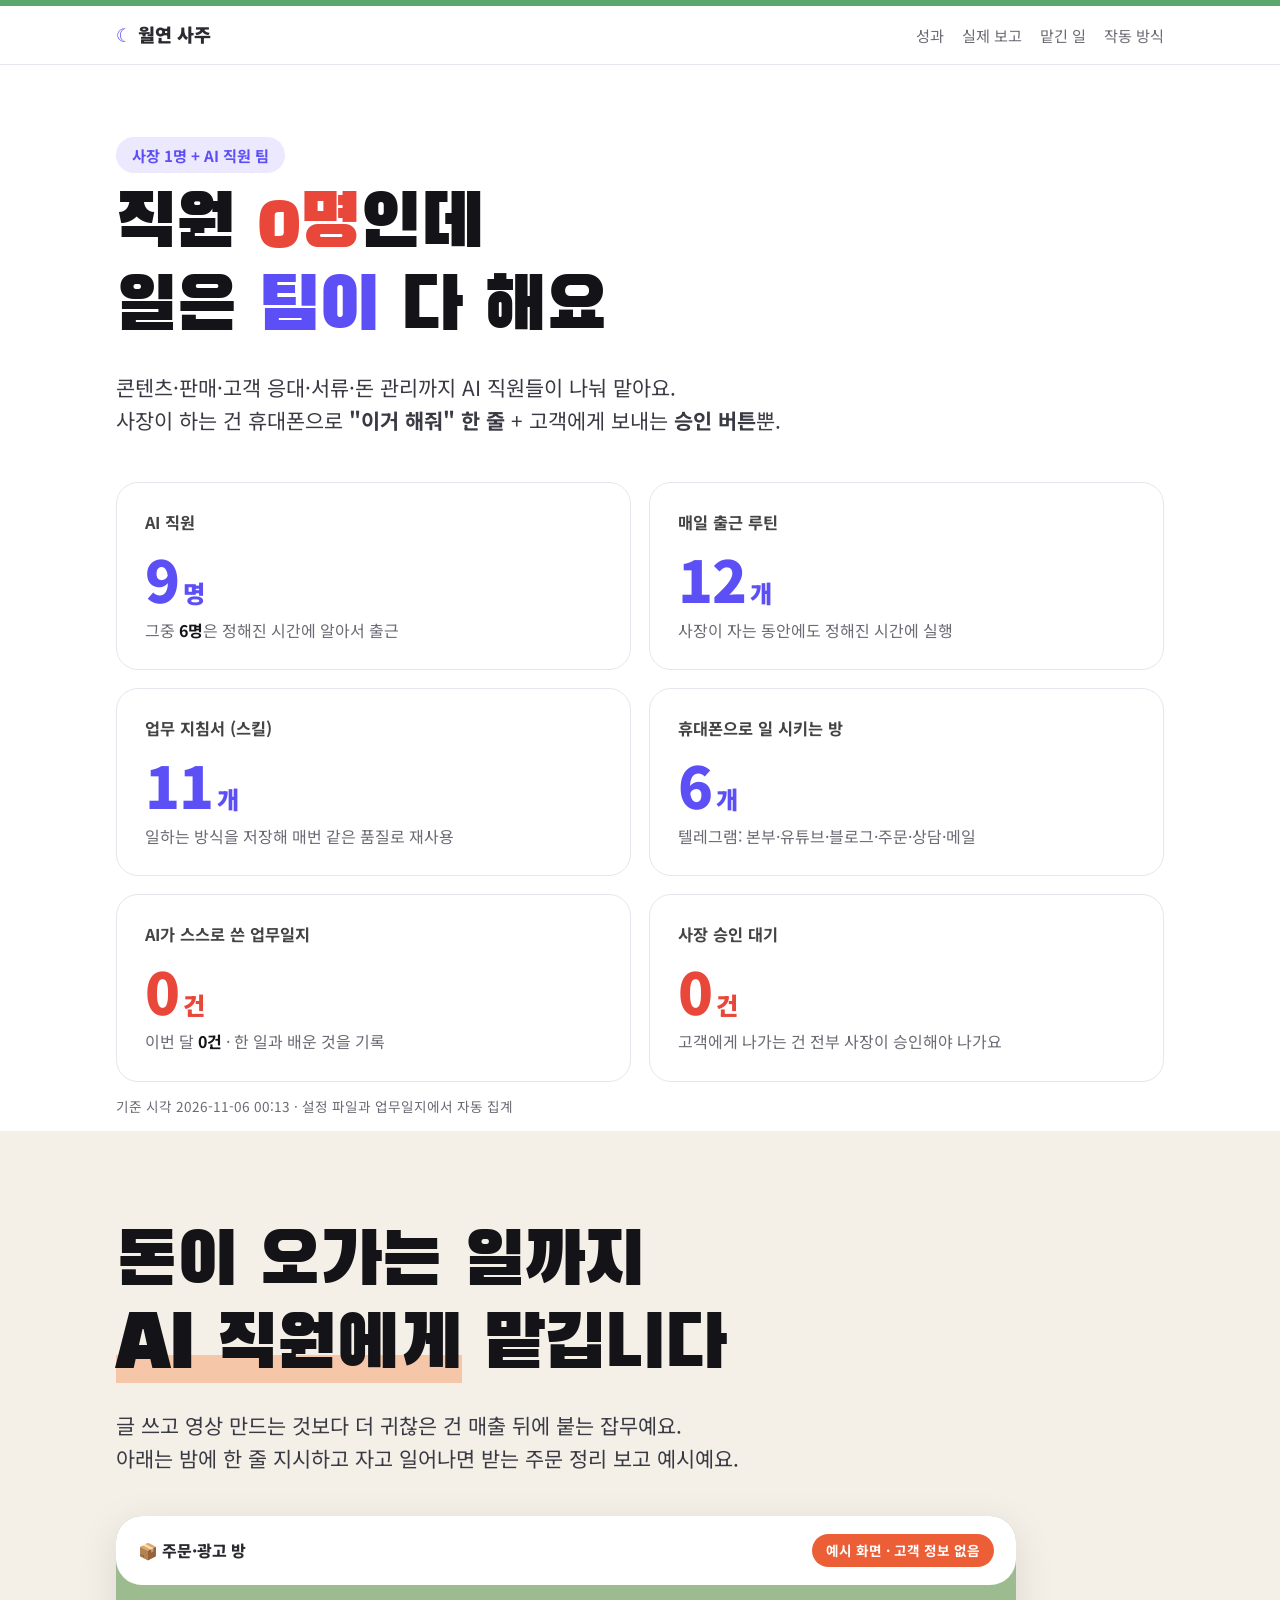
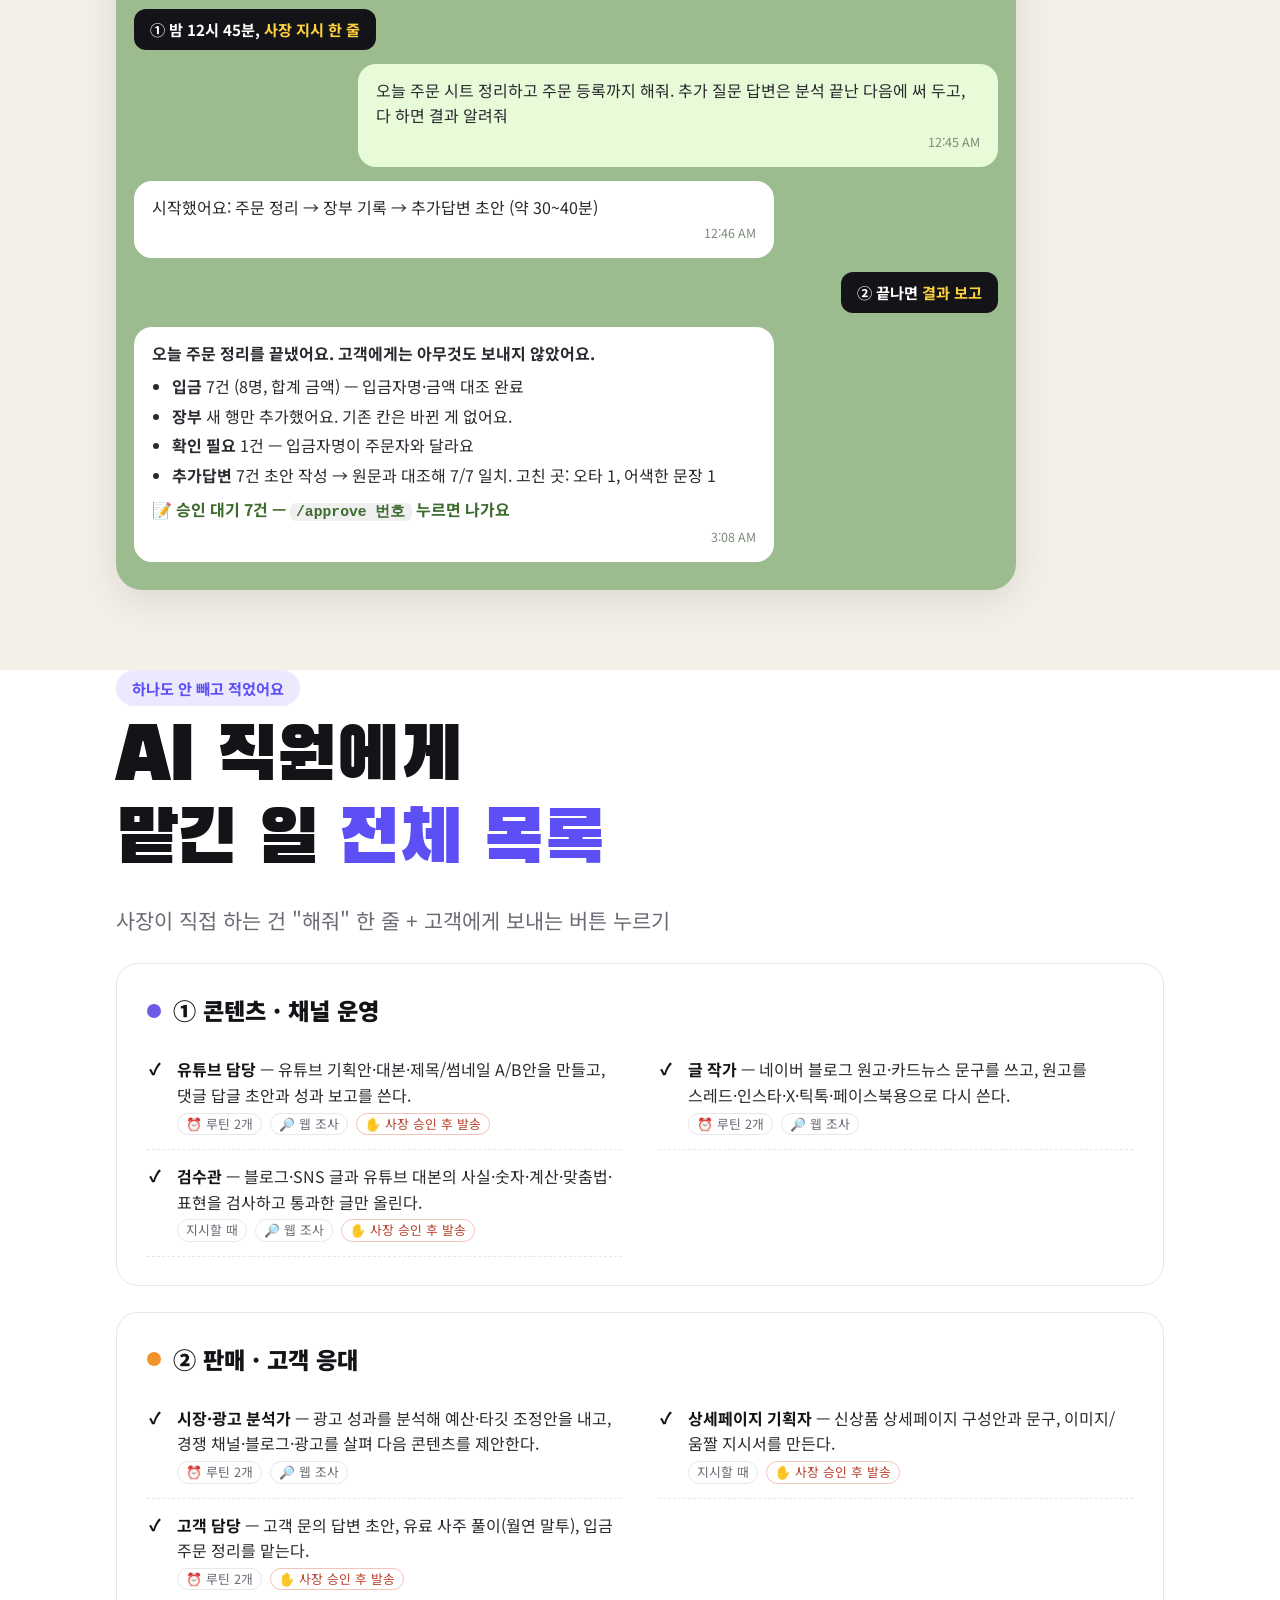
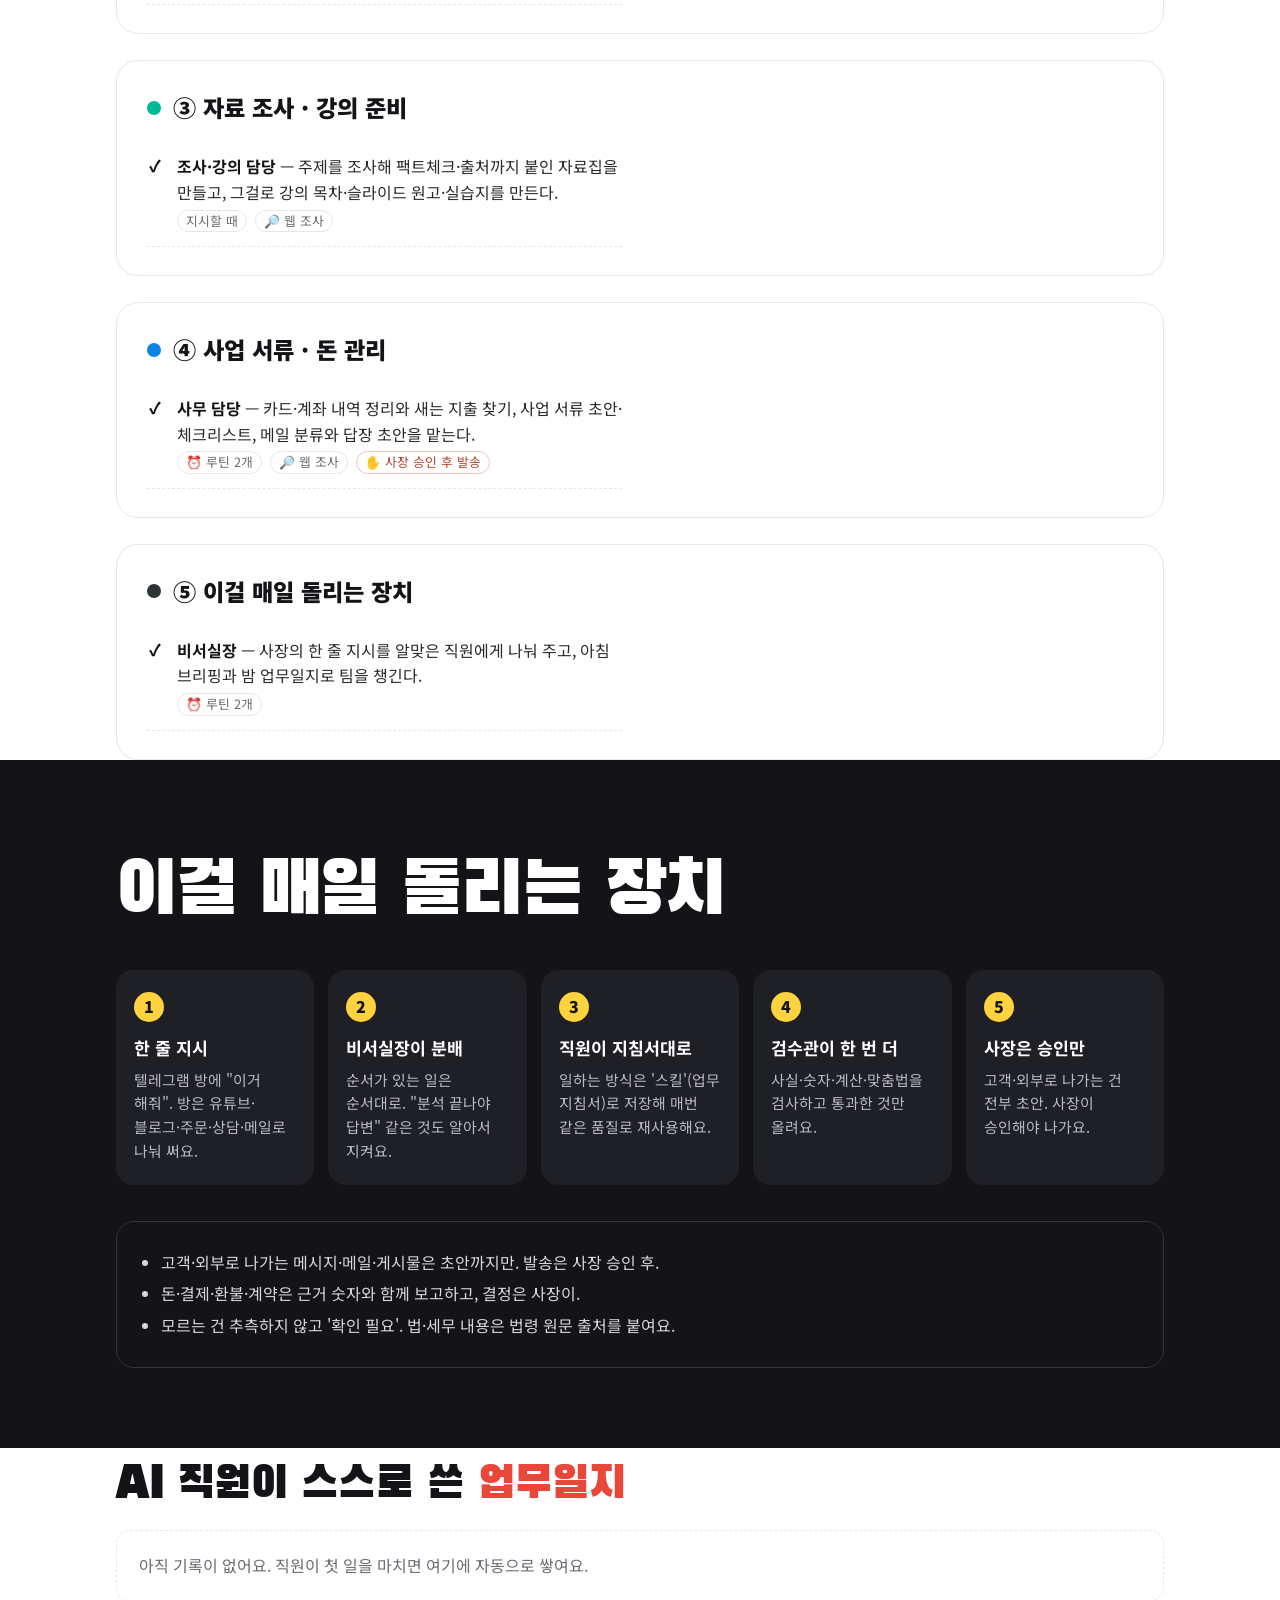
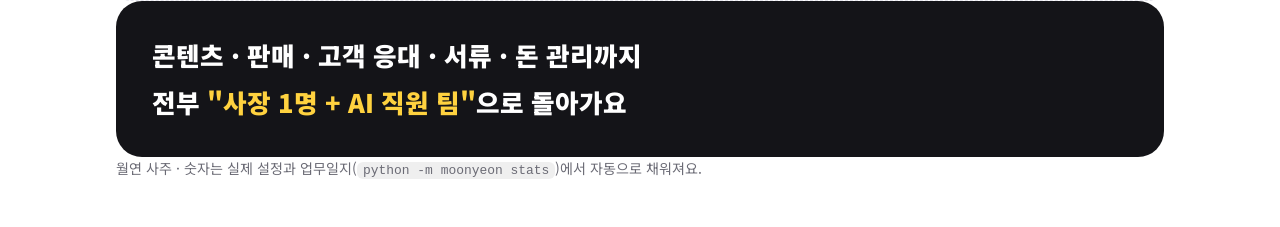
<file: dashboard/index.html>
<!doctype html>
<html lang="ko">
<head>
  <meta charset="utf-8">
  <meta name="viewport" content="width=device-width, initial-scale=1">
  <title>MoonYeon AI 직원 팀</title>
  <meta name="description" content="직원 0명, 사장 1명 + AI 직원 팀으로 돌아가는 1인 사업 운영 시스템">
  <link rel="preconnect" href="https://fonts.googleapis.com">
  <link rel="stylesheet" href="https://fonts.googleapis.com/css2?family=Black+Han+Sans&family=Noto+Sans+KR:wght@400;500;700;900&display=swap">
  <link rel="stylesheet" href="style.css">
</head>
<body>
  <header class="nav">
    <div class="wrap nav-inner">
      <a class="logo" href="#top"><span class="moon">☾</span> <span data-bind="name">MoonYeon</span></a>
      <nav>
        <a href="#numbers">성과</a>
        <a href="#report">실제 보고</a>
        <a href="#tasks">맡긴 일</a>
        <a href="#how">작동 방식</a>
      </nav>
    </div>
  </header>

  <main id="top">
    <!-- 히어로 -->
    <section class="hero wrap">
      <p class="pill">사장 1명 + AI 직원 팀</p>
      <h1 class="display">직원 <em class="red">0명</em>인데<br>일은 <em class="blue">팀이</em> 다 해요</h1>
      <p class="lead">
        콘텐츠·판매·고객 응대·서류·돈 관리까지 AI 직원들이 나눠 맡아요.<br>
        사장이 하는 건 휴대폰으로 <b>"이거 해줘" 한 줄</b> + 고객에게 보내는 <b>승인 버튼</b>뿐.
      </p>
    </section>

    <!-- 숫자 -->
    <section id="numbers" class="wrap">
      <div class="kpi-grid" id="kpis"></div>
      <p class="note" id="generated"></p>
    </section>

    <!-- 실제 보고 예시 -->
    <section id="report" class="band band-cream">
      <div class="wrap">
        <h2 class="display">돈이 오가는 일까지<br><span class="mark">AI 직원에게</span> 맡깁니다</h2>
        <p class="lead">글 쓰고 영상 만드는 것보다 더 귀찮은 건 매출 뒤에 붙는 잡무예요.<br>아래는 밤에 한 줄 지시하고 자고 일어나면 받는 주문 정리 보고 예시예요.</p>

        <div class="chat">
          <div class="chat-head">
            <span class="room">📦 주문·광고 방</span>
            <span class="badge">예시 화면 · 고객 정보 없음</span>
          </div>
          <div class="chat-body">
            <div class="tag tag-left">① 밤 12시 45분, <b>사장 지시 한 줄</b></div>
            <div class="msg me">오늘 주문 시트 정리하고 주문 등록까지 해줘. 추가 질문 답변은 분석 끝난 다음에 써 두고, 다 하면 결과 알려줘<time>12:45 AM</time></div>
            <div class="msg bot">시작했어요: 주문 정리 → 장부 기록 → 추가답변 초안 (약 30~40분)<time>12:46 AM</time></div>
            <div class="tag tag-right">② 끝나면 <b>결과 보고</b></div>
            <div class="msg bot">
              <p><b>오늘 주문 정리를 끝냈어요. 고객에게는 아무것도 보내지 않았어요.</b></p>
              <ul>
                <li><b>입금</b> 7건 (8명, 합계 금액) — 입금자명·금액 대조 완료</li>
                <li><b>장부</b> 새 행만 추가했어요. 기존 칸은 바뀐 게 없어요.</li>
                <li><b>확인 필요</b> 1건 — 입금자명이 주문자와 달라요</li>
                <li><b>추가답변</b> 7건 초안 작성 → 원문과 대조해 7/7 일치. 고친 곳: 오타 1, 어색한 문장 1</li>
              </ul>
              <p class="approve">📝 승인 대기 7건 — <code>/approve 번호</code> 누르면 나가요</p>
              <time>3:08 AM</time>
            </div>
          </div>
        </div>
      </div>
    </section>

    <!-- 맡긴 일 전체 -->
    <section id="tasks" class="wrap">
      <p class="pill">하나도 안 빼고 적었어요</p>
      <h2 class="display">AI 직원에게<br>맡긴 일 <span class="blue">전체 목록</span></h2>
      <p class="lead muted">사장이 직접 하는 건 "해줘" 한 줄 + 고객에게 보내는 버튼 누르기</p>
      <div id="departments"></div>
    </section>

    <!-- 작동 방식 -->
    <section id="how" class="band band-ink">
      <div class="wrap">
        <h2 class="display light">이걸 매일 돌리는 장치</h2>
        <ol class="steps">
          <li><span>1</span><h3>한 줄 지시</h3><p>텔레그램 방에 "이거 해줘". 방은 유튜브·블로그·주문·상담·메일로 나눠 써요.</p></li>
          <li><span>2</span><h3>비서실장이 분배</h3><p>순서가 있는 일은 순서대로. "분석 끝나야 답변" 같은 것도 알아서 지켜요.</p></li>
          <li><span>3</span><h3>직원이 지침서대로</h3><p>일하는 방식은 '스킬'(업무 지침서)로 저장해 매번 같은 품질로 재사용해요.</p></li>
          <li><span>4</span><h3>검수관이 한 번 더</h3><p>사실·숫자·계산·맞춤법을 검사하고 통과한 것만 올려요.</p></li>
          <li><span>5</span><h3>사장은 승인만</h3><p>고객·외부로 나가는 건 전부 초안. 사장이 승인해야 나가요.</p></li>
        </ol>
        <ul class="rules" id="rules"></ul>
      </div>
    </section>

    <!-- 최근 업무일지 -->
    <section id="log" class="wrap">
      <h2 class="display small">AI 직원이 스스로 쓴 <span class="red">업무일지</span></h2>
      <div id="recent" class="log"></div>
    </section>

    <section class="wrap">
      <div class="cta">
        <p>콘텐츠 · 판매 · 고객 응대 · 서류 · 돈 관리까지</p>
        <p class="big">전부 <span class="yellow">"사장 1명 + AI 직원 팀"</span>으로 돌아가요</p>
      </div>
    </section>
  </main>

  <footer class="wrap footer">
    <span data-bind="name">MoonYeon</span> · 숫자는 실제 설정과 업무일지(<code>python -m moonyeon stats</code>)에서 자동으로 채워져요.
  </footer>

  <script src="app.js"></script>
</body>
</html>
</file>
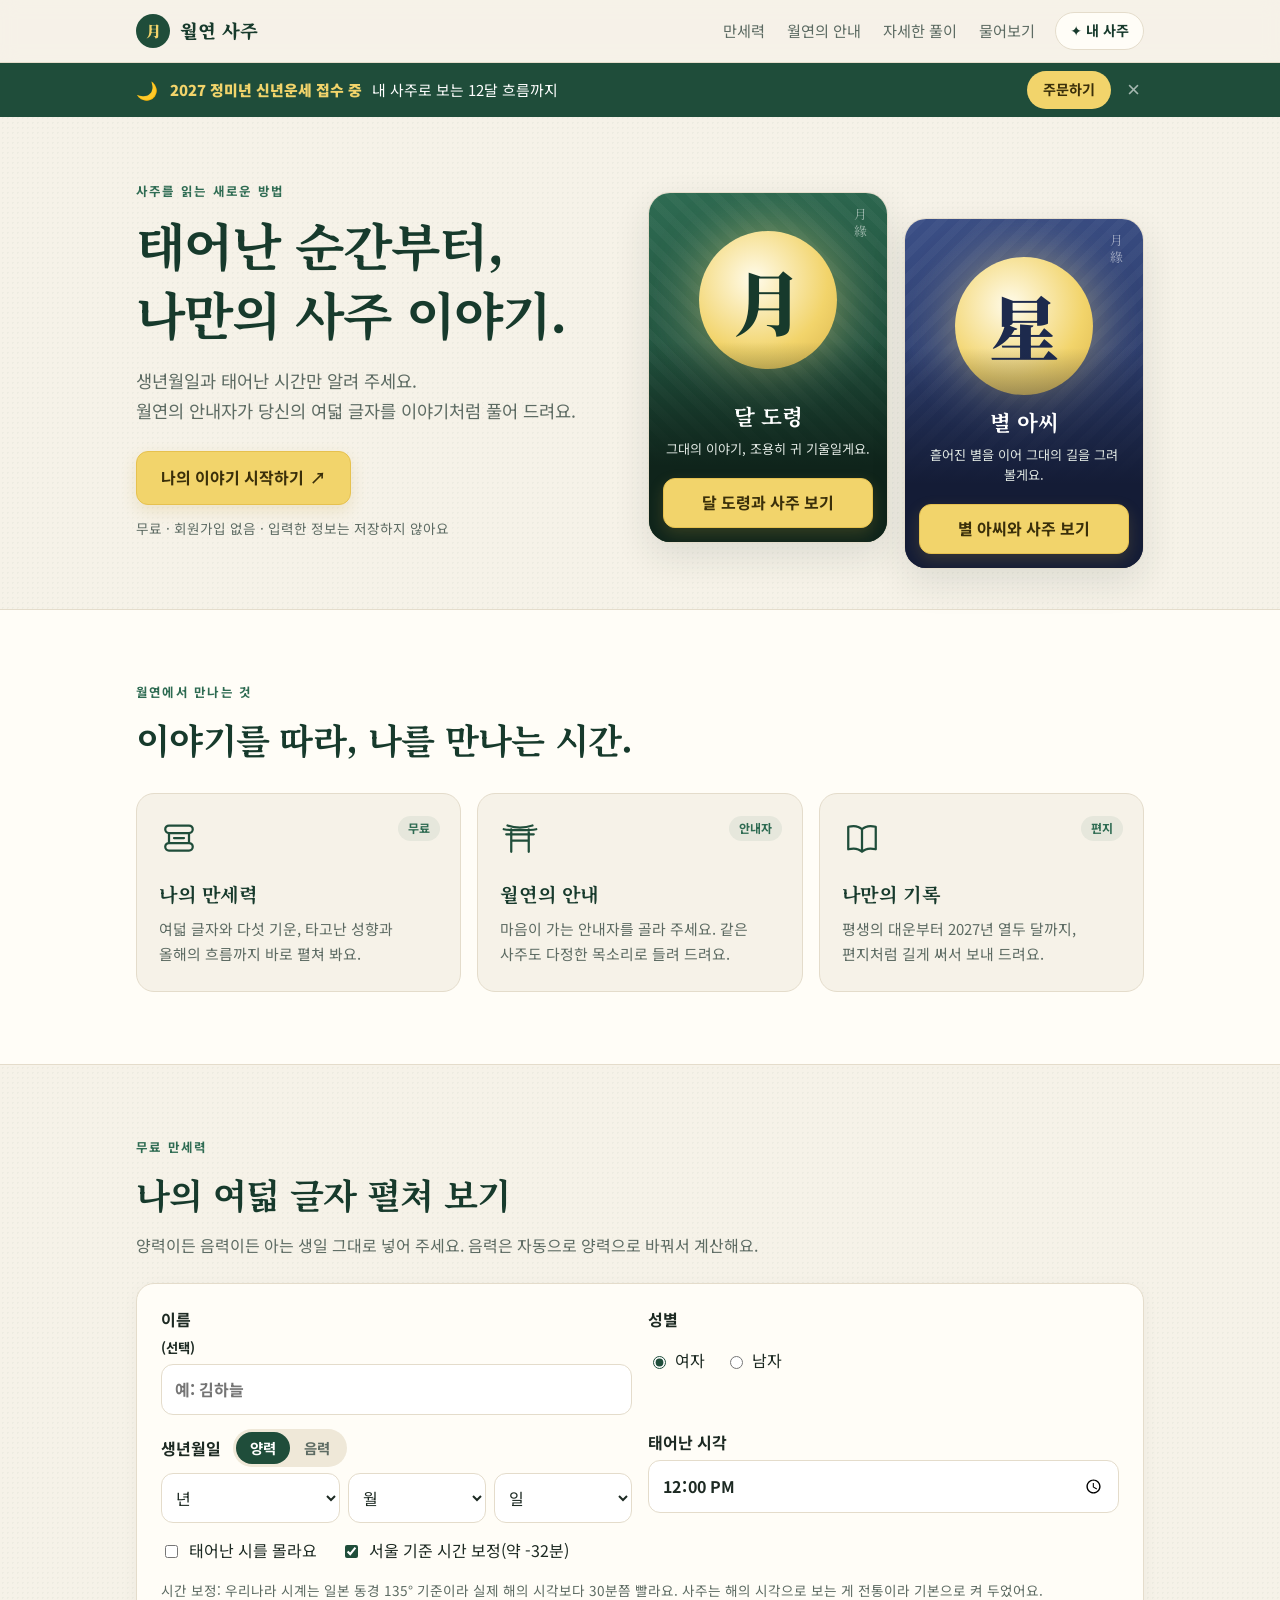
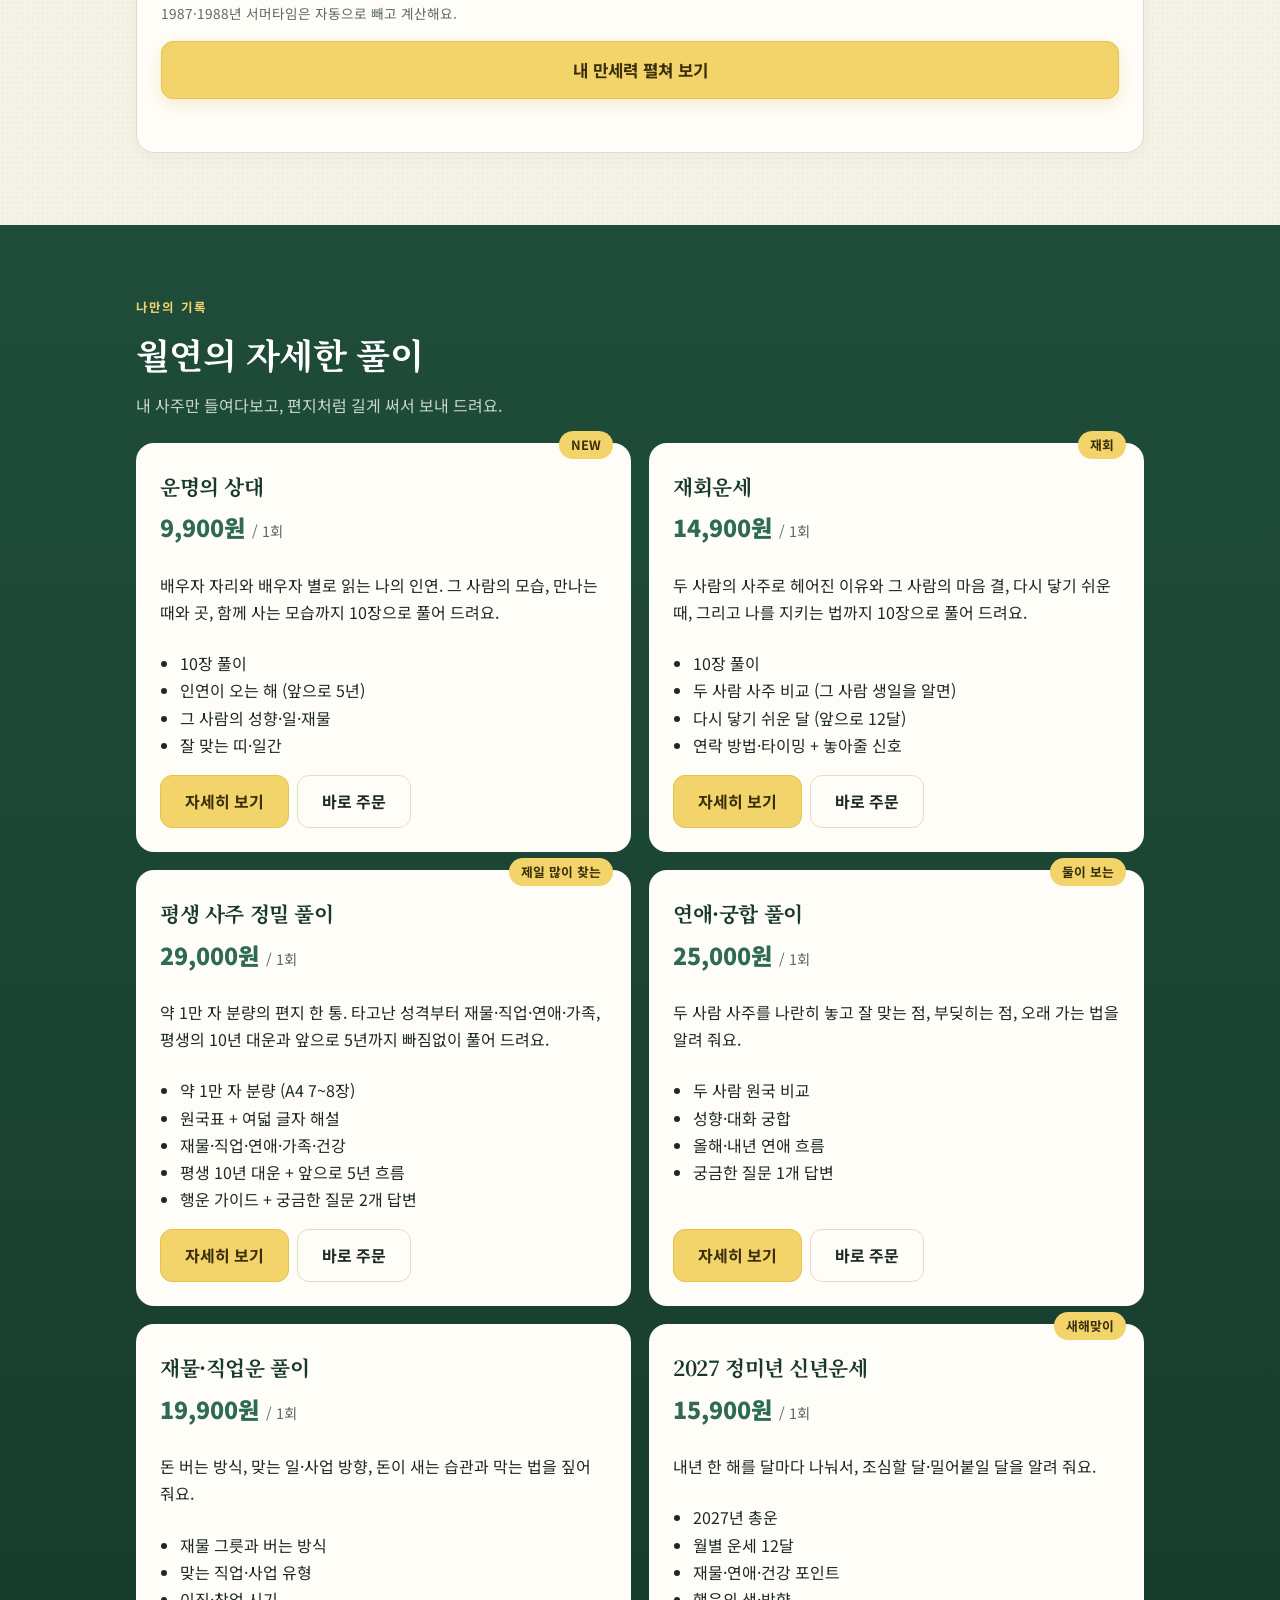
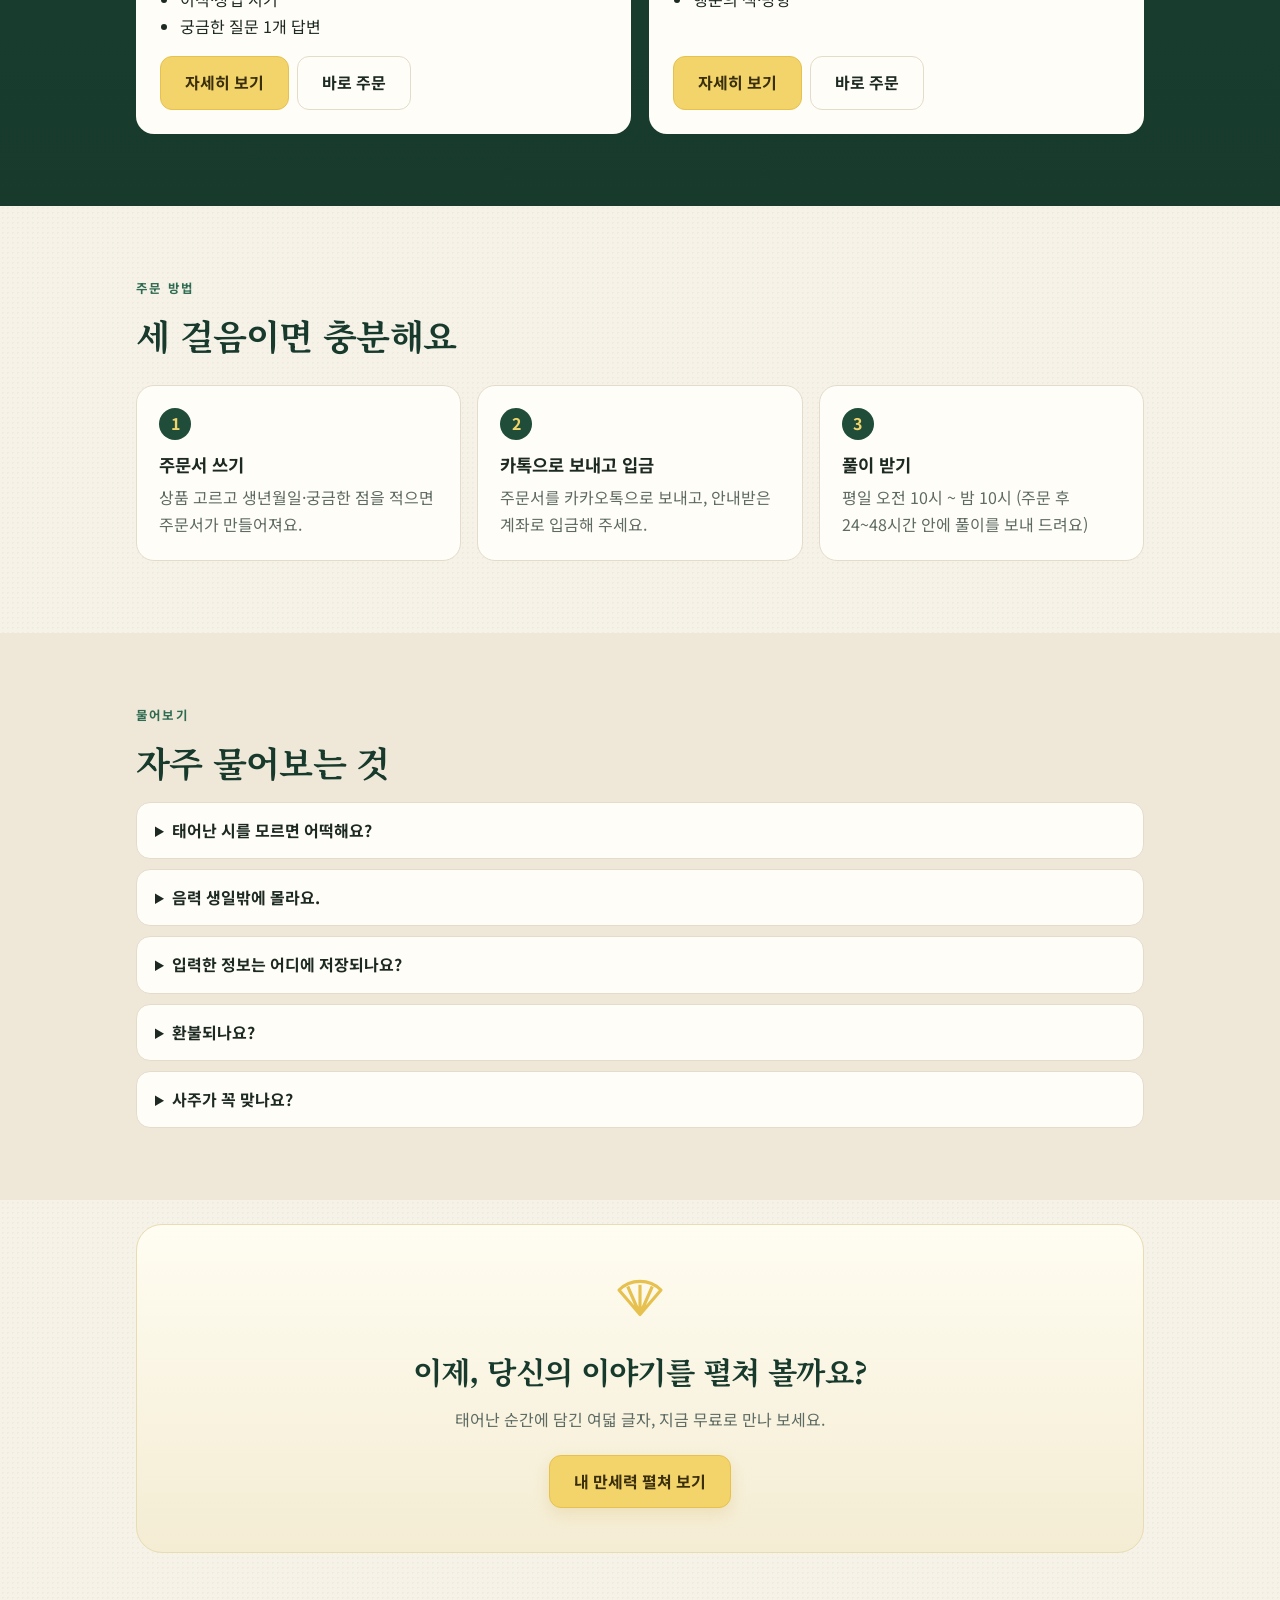
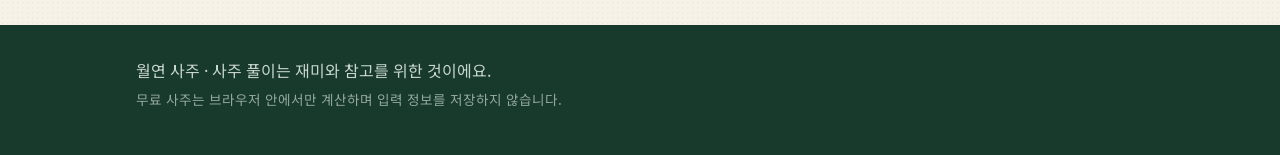
<file: site/index.html>
<!doctype html>
<html lang="ko">
<head>
  <meta charset="utf-8">
  <meta name="viewport" content="width=device-width, initial-scale=1">
  <title>월연 사주</title>
  <meta name="description" content="생년월일만 넣으면 월연이 무료로 내 사주를 읽어 드려요. 평생 사주·궁합·재물운·신년운세 자세한 풀이도 받아 보세요.">
  <meta property="og:title" content="월연 사주">
  <meta property="og:description" content="태어난 날에 담긴 나의 결 — 월연 무료 사주">
  <link rel="preconnect" href="https://fonts.googleapis.com">
  <link rel="stylesheet" href="https://fonts.googleapis.com/css2?family=Noto+Sans+KR:wght@400;500;700;900&family=Noto+Serif+KR:wght@400;500;700;900&display=swap">
  <link rel="stylesheet" href="style.css">
</head>
<body>
  <svg width="0" height="0" style="position:absolute" aria-hidden="true">
    <symbol id="i-scroll" viewBox="0 0 32 32"><path d="M8 6h16a3 3 0 0 1 0 6H8a3 3 0 0 1 0-6Zm0 14h16a3 3 0 0 1 0 6H8a3 3 0 0 1 0-6ZM8 12v8M24 12v8M12 16h8" fill="none" stroke="currentColor" stroke-width="1.8" stroke-linecap="round"/></symbol>
    <symbol id="i-gate" viewBox="0 0 32 32"><path d="M3 9c5 1 21 1 26 0M5 13h22M9 9v18M23 9v18M9 18h14M6 6c6 2 14 2 20 0" fill="none" stroke="currentColor" stroke-width="1.8" stroke-linecap="round"/></symbol>
    <symbol id="i-book" viewBox="0 0 32 32"><path d="M5 7c4-1 8-1 11 2 3-3 7-3 11-2v18c-4-1-8-1-11 2-3-3-7-3-11-2V7Zm11 2v18" fill="none" stroke="currentColor" stroke-width="1.8" stroke-linejoin="round"/></symbol>
    <symbol id="i-fan" viewBox="0 0 32 32"><path d="M16 26 4 12a17 17 0 0 1 24 0L16 26Zm0 0V9M16 26 9 10M16 26l7-16" fill="none" stroke="currentColor" stroke-width="1.8" stroke-linejoin="round"/></symbol>
    <symbol id="i-moon" viewBox="0 0 32 32"><path d="M21 5a11 11 0 1 0 6 18A12 12 0 0 1 21 5Z" fill="none" stroke="currentColor" stroke-width="1.8" stroke-linejoin="round"/></symbol>
    <symbol id="i-chat" viewBox="0 0 32 32"><path d="M6 7h20v14H14l-6 5v-5H6V7Z" fill="none" stroke="currentColor" stroke-width="1.8" stroke-linejoin="round"/></symbol>
  </svg>

  <header class="top" id="top">
    <div class="wrap top-inner">
      <a href="#top" class="brand"><span class="seal">月</span><span data-shop="name">월연 사주</span></a>
      <nav>
        <a href="#free">만세력</a>
        <a href="#guides">월연의 안내</a>
        <a href="#products">자세한 풀이</a>
        <a href="#faq">물어보기</a>
      </nav>
      <a href="#free" class="pill">✦ 내 사주</a>
    </div>
  </header>

  <div class="promo" id="promo" hidden>
    <div class="wrap promo-inner">
      <span class="promo-moon" aria-hidden="true">🌙</span>
      <p><b id="promo-title"></b> <span id="promo-sub"></span></p>
      <button type="button" class="promo-btn" id="promo-btn">주문하기</button>
      <button type="button" class="promo-x" id="promo-close" aria-label="배너 닫기">×</button>
    </div>
  </div>

  <main>
    <!-- 첫 화면 -->
    <section class="hero" id="guides">
      <div class="wrap hero-inner">
        <div class="hero-text">
          <p class="eyebrow">사주를 읽는 새로운 방법</p>
          <h1>태어난 순간부터,<br>나만의 사주 이야기.</h1>
          <p class="lead">생년월일과 태어난 시간만 알려 주세요.<br>월연의 안내자가 당신의 여덟 글자를 이야기처럼 풀어 드려요.</p>
          <a class="btn btn-gold" href="#free">나의 이야기 시작하기 <span aria-hidden="true">↗</span></a>
          <p class="small">무료 · 회원가입 없음 · 입력한 정보는 저장하지 않아요</p>
        </div>
        <div class="guides" id="guide-list"></div>
      </div>
    </section>

    <!-- 이어지는 경험 -->
    <section class="journey">
      <div class="wrap">
        <p class="eyebrow">월연에서 만나는 것</p>
        <h2 class="title">이야기를 따라, 나를 만나는 시간.</h2>
        <div class="journey-grid">
          <a class="journey-card" href="#free">
            <svg class="ico"><use href="#i-scroll"/></svg>
            <span class="tag">무료</span>
            <h3>나의 만세력</h3>
            <p>여덟 글자와 다섯 기운, 타고난 성향과 올해의 흐름까지 바로 펼쳐 봐요.</p>
          </a>
          <a class="journey-card" href="#guides">
            <svg class="ico"><use href="#i-gate"/></svg>
            <span class="tag">안내자</span>
            <h3>월연의 안내</h3>
            <p>마음이 가는 안내자를 골라 주세요. 같은 사주도 다정한 목소리로 들려 드려요.</p>
          </a>
          <a class="journey-card" href="#products">
            <svg class="ico"><use href="#i-book"/></svg>
            <span class="tag">편지</span>
            <h3>나만의 기록</h3>
            <p>평생의 대운부터 2027년 열두 달까지, 편지처럼 길게 써서 보내 드려요.</p>
          </a>
        </div>
      </div>
    </section>

    <!-- 무료 사주 -->
    <section id="free" class="paper">
      <div class="wrap">
        <p class="eyebrow">무료 만세력</p>
        <h2 class="title">나의 여덟 글자 펼쳐 보기</h2>
        <p class="sub">양력이든 음력이든 아는 생일 그대로 넣어 주세요. 음력은 자동으로 양력으로 바꿔서 계산해요.</p>

        <form id="saju-form" class="card form" autocomplete="off">
          <div class="row">
            <label>이름 <small>(선택)</small><input name="name" maxlength="20" placeholder="예: 김하늘"></label>
            <fieldset class="gender">
              <legend>성별</legend>
              <label><input type="radio" name="gender" value="여" checked> 여자</label>
              <label><input type="radio" name="gender" value="남"> 남자</label>
            </fieldset>
          </div>
          <div class="row">
            <div class="birth">
              <div class="birth-head">
                <span class="label">생년월일</span>
                <span class="seg" role="radiogroup" aria-label="양력 음력">
                  <label><input type="radio" name="cal" value="solar" checked><span>양력</span></label>
                  <label><input type="radio" name="cal" value="lunar"><span>음력</span></label>
                </span>
                <label class="check leap" hidden><input type="checkbox" name="leap"> 윤달</label>
              </div>
              <div class="ymd">
                <select name="y" aria-label="태어난 해" required></select>
                <select name="m" aria-label="태어난 달" required></select>
                <select name="d" aria-label="태어난 날" required></select>
              </div>
            </div>
            <label>태어난 시각<input name="time" type="time" value="12:00"></label>
          </div>
          <div class="row checks">
            <label class="check"><input type="checkbox" name="unknown"> 태어난 시를 몰라요</label>
            <label class="check"><input type="checkbox" name="solar" checked> 서울 기준 시간 보정(약 -32분)</label>
          </div>
          <p class="hint">시간 보정: 우리나라 시계는 일본 동경 135° 기준이라 실제 해의 시각보다 30분쯤 빨라요. 사주는 해의 시각으로 보는 게 전통이라 기본으로 켜 두었어요. 1987·1988년 서머타임은 자동으로 빼고 계산해요.</p>
          <button class="btn btn-gold wide" type="submit" id="submit-btn">내 만세력 펼쳐 보기</button>
          <p class="error" id="form-error" role="alert"></p>
        </form>

        <div id="result" class="result" hidden>
          <div class="speech">
            <span class="avatar" id="avatar" aria-hidden="true">月</span>
            <p id="greet"></p>
          </div>

          <!-- 이달의 운세: 달력 한 장 -->
          <div class="month" id="month">
            <div class="month-tabs" role="tablist">
              <button type="button" role="tab" class="on" data-offset="0" id="tab-this">이번 달</button>
              <button type="button" role="tab" data-offset="1" id="tab-next">다음 달</button>
            </div>
            <div class="cal">
              <div class="cal-rings" aria-hidden="true"><i></i><i></i></div>
              <div class="cal-top"><span id="m-eyebrow"></span><span class="cal-gz" id="m-gz"></span></div>
              <div class="cal-num"><b id="m-num"></b><span>月</span></div>
              <h3 class="cal-title" id="m-title"></h3>
              <span class="cal-stamp" id="m-theme"></span>
              <p class="cal-meta" id="m-meta"></p>
              <p class="cal-key" id="m-keyword"></p>
            </div>
            <div class="mo mo-you"><h4><i>我</i>이달의 당신</h4><p id="m-you"></p></div>
            <div class="mo mo-total"><h4><i>總</i><span><span class="m-mon"></span>의 흐름</span></h4><p id="m-overall"></p></div>
            <div class="mo-grid">
              <div class="mo"><h4><i>財</i>재물</h4><p id="m-money"></p></div>
              <div class="mo"><h4><i>緣</i>인연</h4><p id="m-love"></p></div>
              <div class="mo"><h4><i>業</i>일·공부</h4><p id="m-work"></p></div>
              <div class="mo"><h4><i>康</i>몸과 마음</h4><p id="m-health"></p></div>
            </div>
            <div class="mo">
              <h4><i>福</i><span><span class="m-mon"></span>의 작은 부적</span></h4>
              <div class="charms">
                <div><em>色</em><small>행운 색</small><b id="m-color"></b></div>
                <div><em>方</em><small>행운 방향</small><b id="m-dir"></b></div>
                <div><em>數</em><small>행운 숫자</small><b id="m-num-luck"></b></div>
                <div><em>物</em><small>곁에 둘 것</small><b id="m-item"></b></div>
              </div>
            </div>
            <div class="mo mo-warn"><h4><i>戒</i><span><span class="m-mon"></span>에 살필 것</span></h4><ul id="m-cautions"></ul></div>
            <div class="mo-sign"><p id="m-quote"></p><span>— 월연이 <span class="m-mon"></span>에게</span></div>
            <p class="hint" id="m-note"></p>
          </div>

          <div class="card">
            <h3 class="card-title">사주 원국표 <small id="calendar-note"></small></h3>
            <div class="pillars" id="pillars"></div>
            <p class="hint" id="boundary-note"></p>
          </div>

          <div class="card">
            <h3 class="card-title">다섯 기운(오행) 분포</h3>
            <div class="bars" id="bars"></div>
            <p id="balance"></p>
          </div>

          <div class="card highlight">
            <h3 class="card-title" id="dm-title"></h3>
            <p id="dm-nature"></p>
            <ul class="plain">
              <li><b>타고난 강점</b> <span id="dm-good"></span></li>
              <li><b>월연의 한마디</b> <span id="dm-care"></span></li>
            </ul>
          </div>

          <div class="card">
            <h3 class="card-title">모자란 기운 채우는 법</h3>
            <div class="tips" id="tips"></div>
          </div>

          <div class="card">
            <h3 class="card-title" id="year-title"></h3>
            <p id="year-text"></p>
          </div>

          <div class="card share">
            <h3 class="card-title">내 결과 간직하기</h3>
            <p class="hint">결과를 카드 이미지로 만들어 저장하거나 친구에게 보낼 수 있어요.</p>
            <canvas id="share-canvas" width="1080" height="1350" hidden></canvas>
            <div class="share-actions">
              <button type="button" class="btn btn-main" id="share-image">이미지로 공유하기</button>
              <button type="button" class="btn" id="save-image">이미지 저장</button>
              <button type="button" class="btn" id="copy-link">사이트 링크 복사</button>
            </div>
            <p class="small" id="share-done" role="status"></p>
          </div>

          <div class="sealed">
            <div class="envelope small" aria-hidden="true"><span class="env-flap"></span><span class="seal"><span>命</span></span></div>
            <p class="lt-kicker">아직 열지 않은 편지</p>
            <h3>평생의 흐름도 궁금하지 않아요?</h3>
            <p><span class="m-mon"></span>만 펼쳐 봤을 뿐인데 이만큼이라면,<br>타고난 평생의 이야기는 어떨까요?<br>10년 대운·재물·인연·가족까지 <b>약 1만 자의 편지</b>로 보내 드려요.</p>
            <button type="button" class="btn btn-main" data-detail="life">평생 사주 편지 보기</button>
            <a class="small more" href="#products">다른 편지도 보기</a>
          </div>
        </div>
      </div>
    </section>

    <!-- 유료 풀이 -->
    <section id="products" class="deep">
      <div class="wrap">
        <p class="eyebrow light">나만의 기록</p>
        <h2 class="title light">월연의 자세한 풀이</h2>
        <p class="sub light">내 사주만 들여다보고, 편지처럼 길게 써서 보내 드려요.</p>
        <div class="products" id="product-list"></div>
      </div>
    </section>

    <!-- 주문 방법 -->
    <section id="how" class="paper">
      <div class="wrap">
        <p class="eyebrow">주문 방법</p>
        <h2 class="title">세 걸음이면 충분해요</h2>
        <ol class="steps">
          <li><span>1</span><h3>주문서 쓰기</h3><p>상품 고르고 생년월일·궁금한 점을 적으면 주문서가 만들어져요.</p></li>
          <li><span>2</span><h3>카톡으로 보내고 입금</h3><p>주문서를 카카오톡으로 보내고, 안내받은 계좌로 입금해 주세요.</p></li>
          <li><span>3</span><h3>풀이 받기</h3><p id="hours-text">입금 확인 후 24~48시간 안에 카톡으로 풀이를 보내 드려요.</p></li>
        </ol>
      </div>
    </section>

    <!-- 월연을 만난 이야기 (실제 후기만, config.js 의 reviews) -->
    <section id="stories" class="paper" hidden>
      <div class="wrap">
        <p class="eyebrow">후기</p>
        <h2 class="title">월연을 만난 이야기</h2>
        <p class="sub">허락받은 실제 후기만, 이름을 가려서 소개해요.</p>
        <div class="stories" id="story-list"></div>
      </div>
    </section>

    <!-- 자주 묻는 질문 -->
    <section id="faq" class="paper alt">
      <div class="wrap">
        <p class="eyebrow">물어보기</p>
        <h2 class="title">자주 물어보는 것</h2>
        <details class="faq"><summary>태어난 시를 모르면 어떡해요?</summary><p>'시를 몰라요'에 체크하면 연·월·일 세 기둥으로 봐요. 시주가 빠지면 자식·말년 이야기가 덜 정확하니, 유료 풀이에서는 집안 어른께 여쭤보고 알려 주시면 좋아요.</p></details>
        <details class="faq"><summary>음력 생일밖에 몰라요.</summary><p>무료 사주에서 '음력'을 누르고 그대로 넣으면 자동으로 양력으로 바꿔서 계산해요. 윤달생이면 '윤달'에도 체크해 주세요. 유료 주문서에도 음력 생일을 그대로 적어 주시면 돼요.</p></details>
        <details class="faq"><summary>입력한 정보는 어디에 저장되나요?</summary><p>무료 사주는 지금 보고 계신 화면(브라우저) 안에서만 계산하고 어디에도 보내거나 저장하지 않아요. 유료 주문서는 카카오톡으로 직접 보내 주신 내용만 풀이에 사용해요.</p></details>
        <details class="faq"><summary>환불되나요?</summary><p>풀이 작성을 시작하기 전이면 전액 환불해 드려요. 작성이 시작된 뒤에는 환불이 어려워요. 자세한 건 카톡으로 물어봐 주세요.</p></details>
        <details class="faq"><summary>사주가 꼭 맞나요?</summary><p>사주는 정해진 운명이 아니라 타고난 기운의 지도예요. 재미와 참고로 보시고, 중요한 결정(건강·법률·투자)은 꼭 전문가와 상의하세요.</p></details>
      </div>
    </section>
    <!-- 마무리 -->
    <section class="closing">
      <div class="wrap">
        <div class="closing-card">
          <svg class="ico big"><use href="#i-fan"/></svg>
          <h2>이제, 당신의 이야기를 펼쳐 볼까요?</h2>
          <p>태어난 순간에 담긴 여덟 글자, 지금 무료로 만나 보세요.</p>
          <a class="btn btn-gold" href="#free">내 만세력 펼쳐 보기</a>
        </div>
      </div>
    </section>
  </main>

  <nav class="tabbar" aria-label="빠른 이동">
    <a href="#top"><svg><use href="#i-moon"/></svg><span>처음</span></a>
    <a href="#free"><svg><use href="#i-scroll"/></svg><span>만세력</span></a>
    <a href="#products"><svg><use href="#i-book"/></svg><span>자세한 풀이</span></a>
    <a href="#faq"><svg><use href="#i-chat"/></svg><span>물어보기</span></a>
  </nav>

  <footer class="foot">
    <div class="wrap">
      <p><span data-shop="name">월연 사주</span> · 사주 풀이는 재미와 참고를 위한 것이에요.</p>
      <p class="small">무료 사주는 브라우저 안에서만 계산하며 입력 정보를 저장하지 않습니다.</p>
    </div>
  </footer>

  <!-- 상품 상세: 월연의 편지 -->
  <div class="sheet" id="sheet" hidden role="dialog" aria-modal="true" aria-labelledby="sh-title">
    <div class="sheet-bar">
      <button type="button" class="sheet-back" id="sheet-close">← 돌아가기</button>
      <b id="sheet-bar-title"></b>
      <button type="button" class="sheet-share" id="sheet-share">링크 보내기</button>
    </div>
    <div class="sheet-body">
      <section class="lt-hero">
        <div class="envelope" aria-hidden="true">
          <span class="env-flap"></span>
          <span class="env-to">月緣 → 당신에게</span>
          <span class="seal"><span id="sh-emblem"></span></span>
        </div>
        <p class="lt-kicker">월연이 보내는 편지</p>
        <h2 id="sh-title"></h2>
        <p class="lt-sub" id="sh-sub"></p>
        <div class="lt-meta" id="sh-chips"></div>
        <div class="stamp" id="sh-price"></div>
        <p class="lt-delivery" id="sh-delivery"></p>
      </section>

      <section class="lt-sec">
        <h3 class="lt-h"><span class="lt-h-hanja">目</span> <span id="sh-toc-title"></span></h3>
        <ol class="lt-toc" id="sh-toc"></ol>
      </section>

      <section class="lt-sec">
        <h3 class="lt-h"><span class="lt-h-hanja">頁</span> 한 장 미리 펼쳐 보기</h3>
        <div class="letter">
          <span class="letter-seal" id="sh-sample-tag"></span>
          <p id="sh-sample-text"></p>
          <p class="letter-fold" id="sh-sample-hidden" aria-hidden="true"></p>
          <span class="letter-ribbon">이어지는 이야기는 편지로</span>
        </div>
        <p class="lt-note">견본 문장이에요. 실제 편지는 내 생일과 태어난 시간으로 새로 써요.</p>
      </section>

      <section class="lt-sec" id="sh-teaser-box" hidden>
        <h3 class="lt-h"><span class="lt-h-hanja">月</span> 내 달력에 먼저 비춰 보기</h3>
        <form class="moonform" id="sh-teaser-form" autocomplete="off">
          <div class="moonphases" aria-hidden="true"><i></i><i></i><i></i><i></i><i></i></div>
          <p class="lt-note" id="tz-intro"></p>
          <div class="sh-row">
            <span class="seg"><label><input type="radio" name="tg" value="여" checked><span>여자</span></label><label><input type="radio" name="tg" value="남"><span>남자</span></label></span>
            <span class="seg"><label><input type="radio" name="tcal" value="solar" checked><span>양력</span></label><label><input type="radio" name="tcal" value="lunar"><span>음력</span></label></span>
          </div>
          <p class="lt-label">내 생일</p>
          <div class="ymd"><select name="ty" aria-label="태어난 해"></select><select name="tm" aria-label="태어난 달"></select><select name="td" aria-label="태어난 날"></select></div>
          <div class="tz-ex" id="tz-ex" hidden>
            <p class="lt-label">그 사람 생일 <small>알면 두 사람의 결까지 · 비워 둬도 괜찮아요</small></p>
            <div class="ymd"><select name="ey" aria-label="그 사람이 태어난 해"></select><select name="em" aria-label="그 사람이 태어난 달"></select><select name="ed" aria-label="그 사람이 태어난 날"></select></div>
          </div>
          <button type="submit" class="btn btn-main wide">달력에 비춰 보기</button>
          <p class="error" id="sh-teaser-error" role="alert"></p>
        </form>
        <div class="moonresult" id="sh-teaser-result" hidden></div>
      </section>

      <section class="lt-sec">
        <h3 class="lt-h"><span class="lt-h-hanja">心</span> 이런 마음이라면</h3>
        <ul class="notes" id="sh-rec"></ul>
      </section>

      <p class="lt-refund"><a href="#faq" id="sh-refund">환불·교환 안내</a></p>
    </div>
    <div class="sh-buy">
      <div><small id="sh-buy-name"></small><b id="sh-buy-price"></b></div>
      <button type="button" class="btn btn-main" id="sh-buy">편지 신청하기</button>
    </div>
  </div>

  <!-- 주문서 -->
  <dialog id="order">
    <form method="dialog" id="order-form" class="order">
      <header>
        <h3>주문서 쓰기</h3>
        <button class="x" value="close" aria-label="닫기">×</button>
      </header>
      <label>상품<select name="product" id="order-product"></select></label>
      <div class="row">
        <label>이름<input name="name" required maxlength="20"></label>
        <label>성별<select name="gender"><option>여</option><option>남</option></select></label>
      </div>
      <div class="row">
        <label>생년월일<input name="birth" required inputmode="numeric" placeholder="1995-08-20"></label>
        <label>양력·음력<select name="cal"><option>양력</option><option>음력</option><option>음력 윤달</option></select></label>
      </div>
      <label>태어난 시각<input name="time" placeholder="07:30 또는 모름"></label>
      <label id="partner-wrap" hidden>상대방 이름·생년월일·시각<input name="partner" placeholder="예: 이달님 1994-03-02 양력 14:00"></label>
      <label>궁금한 점<textarea name="question" rows="3" maxlength="500" placeholder="예: 올해 이직해도 될까요?"></textarea></label>
      <label>연락받을 곳<input name="contact" required placeholder="카카오톡 아이디 또는 휴대폰 번호"></label>

      <div class="order-preview">
        <p class="small">아래 주문서를 복사해서 카카오톡으로 보내 주세요.</p>
        <pre id="order-text"></pre>
      </div>
      <div class="bank" id="bank"></div>
      <div class="order-actions">
        <button type="button" class="btn" id="copy-order">주문서 복사</button>
        <a class="btn btn-yellow" id="kakao-link" target="_blank" rel="noopener" hidden>카카오톡으로 보내기</a>
      </div>
      <p class="small" id="copy-done" role="status"></p>
    </form>
  </dialog>

  <script src="config.js"></script>
  <script src="saju.js"></script>
  <script src="lunar.js"></script>
  <script src="reading.js"></script>
  <script src="monthly.js"></script>
  <script src="destiny.js"></script>
  <script src="reunion.js"></script>
  <script src="app.js"></script>
</body>
</html>
</file>
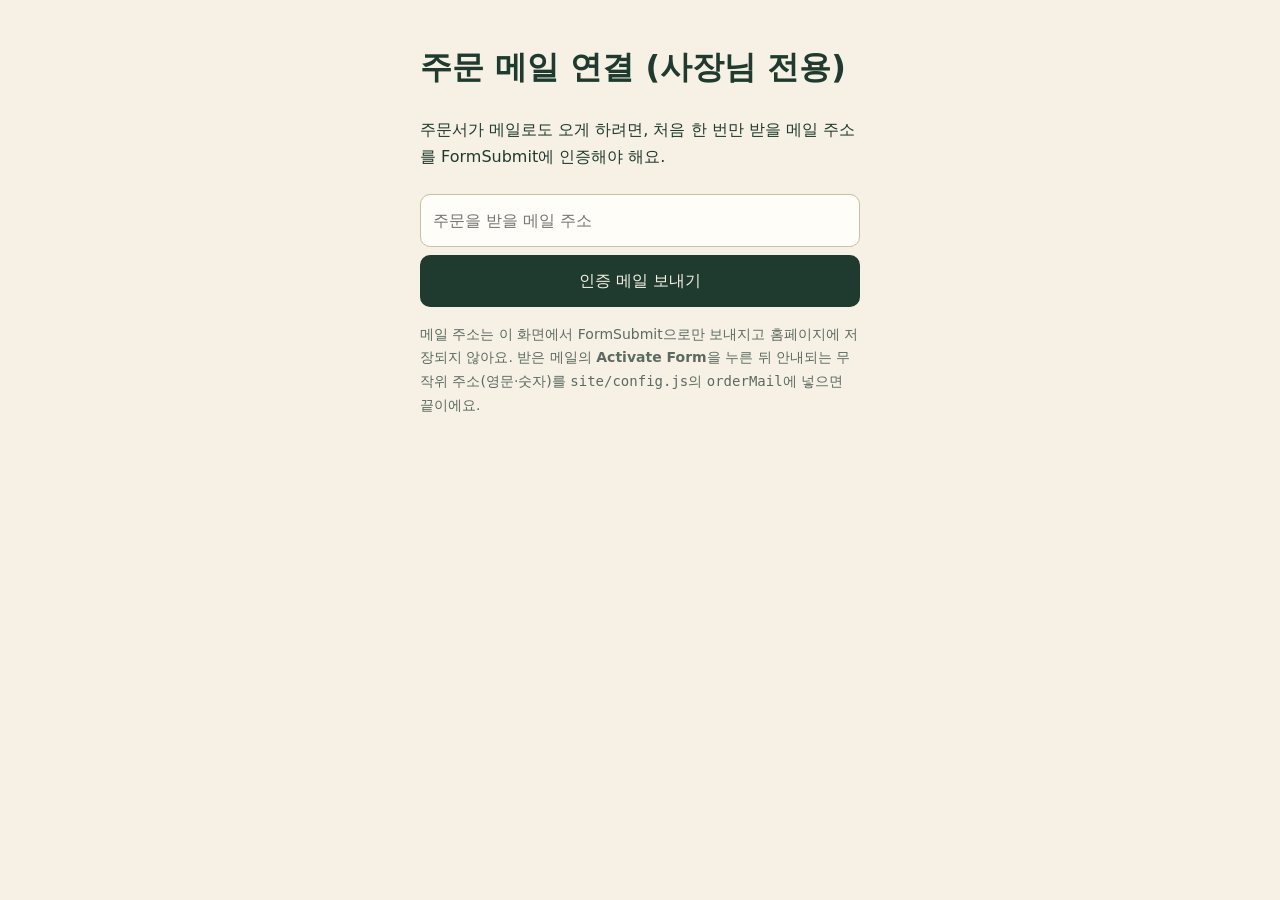
<file: site/mail-setup.html>
<!doctype html>
<html lang="ko">
<head>
  <meta charset="utf-8">
  <meta name="viewport" content="width=device-width, initial-scale=1">
  <meta name="robots" content="noindex, nofollow">
  <title>월연 주문 메일 연결</title>
  <style>
    body { margin: 0; background: #f6f1e4; color: #1f3a2e; font: 16px/1.7 system-ui, sans-serif; }
    main { max-width: 440px; margin: 40px auto; padding: 0 16px; }
    input, button { width: 100%; box-sizing: border-box; font: inherit; padding: 12px; border-radius: 10px; margin-top: 8px; }
    input { border: 1px solid #c9bfa6; background: #fffdf7; }
    button { border: 0; background: #1f3a2e; color: #f6f1e4; cursor: pointer; }
    p.small { font-size: 14px; color: #5b6b62; }
  </style>
</head>
<body>
  <main>
    <h1>주문 메일 연결 (사장님 전용)</h1>
    <p>주문서가 메일로도 오게 하려면, 처음 한 번만 받을 메일 주소를 FormSubmit에 인증해야 해요.</p>
    <form id="f">
      <input id="mail" type="email" required placeholder="주문을 받을 메일 주소">
      <button>인증 메일 보내기</button>
    </form>
    <p id="msg" role="status"></p>
    <p class="small">메일 주소는 이 화면에서 FormSubmit으로만 보내지고 홈페이지에 저장되지 않아요.
      받은 메일의 <b>Activate Form</b>을 누른 뒤 안내되는 무작위 주소(영문·숫자)를 <code>site/config.js</code>의 <code>orderMail</code>에 넣으면 끝이에요.</p>
  </main>
  <script>
    document.getElementById("f").addEventListener("submit", async (e) => {
      e.preventDefault();
      const msg = document.getElementById("msg");
      msg.textContent = "보내는 중…";
      try {
        const r = await fetch("https://formsubmit.co/ajax/" + encodeURIComponent(document.getElementById("mail").value.trim()), {
          method: "POST",
          headers: { "Content-Type": "application/json", Accept: "application/json" },
          body: JSON.stringify({ _subject: "[월연 주문] 메일 연결 테스트", 안내: "월연 홈페이지 주문 메일 연결 테스트예요." }),
        });
        const j = await r.json().catch(() => ({}));
        msg.textContent = j.message || "보냈어요. 메일함(스팸함 포함)에서 FormSubmit 인증 메일을 확인해 주세요.";
      } catch {
        msg.textContent = "보내지 못했어요. 잠시 뒤 다시 눌러 주세요.";
      }
    });
  </script>
</body>
</html>
</file>
<file: dashboard/style.css>
:root {
  --bg: #ffffff;
  --cream: #f4efe7;
  --ink: #141418;
  --text: #2a2a30;
  --muted: #6b6b75;
  --line: #e6e6ee;
  --red: #e8473a;
  --blue: #5b4ff5;
  --orange: #f0932b;
  --yellow: #ffd23f;
  --mark: #f6c6a8;
  --chat: #9cbc8f;
  --radius: 22px;
}

* { box-sizing: border-box; }
html { scroll-behavior: smooth; }
body {
  margin: 0;
  background: var(--bg);
  color: var(--text);
  font-family: "Noto Sans KR", system-ui, sans-serif;
  line-height: 1.6;
  word-break: keep-all;
  border-top: 6px solid #5aa86b;
}
a { color: inherit; }
code { background: #00000010; padding: 1px 6px; border-radius: 6px; font-size: .92em; }

.wrap { max-width: 1080px; margin: 0 auto; padding: 0 16px; }
section { padding: 64px 0; }
.band { padding: 80px 0; }
.band-cream { background: var(--cream); }
.band-ink { background: var(--ink); color: #e9e9ef; }

/* nav */
.nav { position: sticky; top: 0; background: #ffffffe8; backdrop-filter: blur(8px); border-bottom: 1px solid var(--line); z-index: 10; }
.nav-inner { display: flex; align-items: center; justify-content: space-between; height: 58px; }
.logo { font-weight: 900; text-decoration: none; font-size: 1.15rem; }
.moon { color: var(--blue); }
.nav nav { display: flex; gap: 18px; font-size: .95rem; }
.nav nav a { text-decoration: none; color: var(--muted); }
.nav nav a:hover { color: var(--ink); }

/* type */
.display {
  font-family: "Black Han Sans", "Noto Sans KR", sans-serif;
  font-weight: 400;
  color: var(--ink);
  font-size: clamp(2.3rem, 7vw, 4.6rem);
  line-height: 1.12;
  margin: 12px 0 20px;
  letter-spacing: -0.01em;
}
.display.small { font-size: clamp(1.8rem, 5vw, 2.8rem); }
.display.light { color: #fff; }
.display em { font-style: normal; }
.red { color: var(--red); }
.blue { color: var(--blue); }
.yellow { color: var(--yellow); }
.mark { background: linear-gradient(transparent 62%, var(--mark) 62%); }
.lead { font-size: clamp(1.02rem, 2.3vw, 1.3rem); color: #3a3a44; max-width: 760px; }
.lead.muted, .note { color: var(--muted); }
.note { font-size: .85rem; margin-top: 14px; }
.pill { display: inline-block; background: #ece9ff; color: var(--blue); font-weight: 700; padding: 6px 16px; border-radius: 999px; margin: 0; font-size: .95rem; }

.hero { padding-top: 72px; padding-bottom: 24px; }

/* KPI */
.kpi-grid { display: grid; grid-template-columns: repeat(2, 1fr); gap: 18px; }
.kpi { border: 1.5px solid var(--line); border-radius: var(--radius); padding: 26px 28px; background: #fff; }
.kpi h3 { margin: 0; font-size: 1.02rem; color: #444; font-weight: 700; }
.kpi .num { font-weight: 900; font-size: clamp(2.6rem, 6vw, 3.6rem); line-height: 1.15; margin: 10px 0 6px; letter-spacing: -0.02em; }
.kpi .num small { font-size: .42em; margin-left: 4px; }
.kpi .num.red { color: var(--red); }
.kpi .num.blue { color: var(--blue); }
.kpi p { margin: 0; color: var(--muted); }
.kpi p b { color: var(--ink); }

/* chat mock */
.chat { margin-top: 40px; border-radius: 26px; overflow: hidden; background: var(--chat); box-shadow: 0 10px 40px #0000001a; max-width: 900px; }
.chat-head { background: #fff; display: flex; justify-content: space-between; align-items: center; gap: 12px; padding: 18px 22px; border-radius: 0 0 26px 26px; }
.room { font-weight: 800; }
.badge { background: #ec5f36; color: #fff; font-weight: 700; border-radius: 999px; padding: 6px 14px; font-size: .85rem; white-space: nowrap; }
.chat-body { padding: 24px 18px 28px; display: flex; flex-direction: column; gap: 14px; }
.msg { max-width: 640px; padding: 14px 18px; border-radius: 18px; background: #fff; position: relative; font-size: 1rem; }
.msg.me { align-self: flex-end; background: #e7fbd8; }
.msg time { display: block; text-align: right; font-size: .78rem; color: #7d8b7a; margin-top: 4px; }
.msg ul { margin: 8px 0; padding-left: 20px; }
.msg li { margin: 4px 0; }
.msg p { margin: 0 0 4px; }
.approve { color: #3d6b2e; font-weight: 700; margin-top: 8px !important; }
.tag { background: var(--ink); color: #fff; font-weight: 700; padding: 8px 16px; border-radius: 12px; width: fit-content; font-size: .95rem; }
.tag b { color: var(--yellow); }
.tag-right { align-self: flex-end; }

/* departments */
.dept { border: 1.5px solid var(--line); border-radius: var(--radius); padding: 28px 30px; margin-top: 26px; }
.dept h3 { margin: 0 0 14px; font-size: 1.45rem; font-weight: 900; color: var(--ink); display: flex; align-items: center; gap: 12px; }
.dot { width: 14px; height: 14px; border-radius: 50%; flex: none; }
.dept ul { list-style: none; padding: 0; margin: 0; display: grid; grid-template-columns: 1fr 1fr; column-gap: 36px; }
.dept li { padding: 14px 0 14px 30px; border-bottom: 1px dashed var(--line); position: relative; }
.dept li::before { content: "✓"; position: absolute; left: 2px; top: 13px; font-weight: 900; color: var(--ink); }
.dept li b { color: var(--ink); }
.chips { display: block; margin-top: 4px; font-size: .8rem; color: var(--muted); }
.chip { display: inline-block; border: 1px solid var(--line); border-radius: 999px; padding: 0 8px; margin-right: 4px; }
.chip.warn { border-color: #f3c3b9; color: #b7432c; }

/* steps */
.steps { list-style: none; padding: 0; display: grid; grid-template-columns: repeat(5, 1fr); gap: 14px; margin: 36px 0 0; }
.steps li { background: #1f1f26; border-radius: 18px; padding: 22px 18px; }
.steps span { display: inline-grid; place-items: center; width: 30px; height: 30px; border-radius: 50%; background: var(--yellow); color: var(--ink); font-weight: 900; }
.steps h3 { color: #fff; margin: 12px 0 6px; font-size: 1.08rem; }
.steps p { margin: 0; color: #b9b9c6; font-size: .93rem; }
.rules { margin: 36px 0 0; padding: 22px 26px 22px 44px; border: 1px solid #33333d; border-radius: 18px; color: #d6d6df; }
.rules li { margin: 6px 0; }

/* log */
.log { display: grid; gap: 10px; }
.log-row { border: 1px solid var(--line); border-radius: 14px; padding: 12px 16px; display: grid; grid-template-columns: 120px 140px 1fr; gap: 12px; font-size: .95rem; }
.log-row .when { color: var(--muted); }
.log-row .who { font-weight: 700; color: var(--ink); }
.log-empty { color: var(--muted); border: 1.5px dashed var(--line); border-radius: 14px; padding: 22px; }

/* cta */
.cta { background: var(--ink); color: #fff; border-radius: 26px; padding: 34px 36px; }
.cta p { margin: 0; font-weight: 900; font-size: clamp(1.1rem, 2.6vw, 1.6rem); }
.cta .big { margin-top: 6px; }

.footer { color: var(--muted); font-size: .88rem; padding-bottom: 48px; }

@media (max-width: 860px) {
  .steps { grid-template-columns: 1fr 1fr; }
  .dept ul { grid-template-columns: 1fr; }
}
@media (max-width: 560px) {
  section { padding: 44px 0; }
  .band { padding: 56px 0; }
  .kpi-grid { grid-template-columns: 1fr; }
  .nav nav { display: none; }
  .steps { grid-template-columns: 1fr; }
  .chat-head { flex-direction: column; align-items: flex-start; }
  .log-row { grid-template-columns: 1fr; gap: 2px; }
  .dept { padding: 22px 18px; }
  .cta { padding: 26px 22px; }
}
</file>
<file: site/style.css>
/* 월연 — 한지 아이보리 · 먹빛 초록 · 금빛 */
:root {
  --bg: #f6f2e8;
  --bg-2: #efe8d8;
  --card: #fffdf7;
  --ink: #1d2a23;
  --ink-soft: #5d6b63;
  --line: #e4dccb;
  --green: #1f4d3a;
  --green-2: #2e6b52;
  --green-deep: #173a2c;
  --gold: #f2d46b;
  --gold-2: #e6c14f;
  --gold-ink: #3a2f0a;
  --yellow: #fee500;
  --wood: #4f9a6a;
  --fire: #e2604c;
  --earth: #c99a3d;
  --metal: #9aa0ab;
  --water: #36508a;
  --radius: 18px;
  --serif: "Noto Serif KR", "Nanum Myeongjo", serif;
}

* { box-sizing: border-box; }
[hidden] { display: none !important; }
html { scroll-behavior: smooth; }
body {
  margin: 0;
  color: var(--ink);
  background: var(--bg);
  background-image: radial-gradient(#1f4d3a0a 1px, transparent 1px);
  background-size: 5px 5px;
  font-family: "Noto Sans KR", system-ui, sans-serif;
  line-height: 1.7;
  word-break: keep-all;
}
a { color: var(--green-2); }
.wrap { max-width: 1040px; margin: 0 auto; padding: 0 16px; }
.small { font-size: .85rem; color: var(--ink-soft); }
.accent { color: var(--green-2); }

/* 머리 */
.top { position: sticky; top: 0; z-index: 20; background: #f6f2e8ee; backdrop-filter: blur(8px); border-bottom: 1px solid var(--line); }
.top-inner { display: flex; align-items: center; gap: 20px; height: 62px; }
.brand { display: flex; align-items: center; gap: 10px; text-decoration: none; color: var(--green-deep); font-family: var(--serif); font-weight: 900; font-size: 1.15rem; margin-right: auto; }
.seal { display: inline-grid; place-items: center; width: 34px; height: 34px; border-radius: 50%; background: var(--green); color: var(--gold); font-family: var(--serif); font-weight: 900; font-size: .95rem; }
.top nav { display: flex; gap: 22px; }
.top nav a { color: var(--ink-soft); text-decoration: none; font-size: .95rem; }
.top nav a:hover { color: var(--green); }
.pill { text-decoration: none; color: var(--green-deep); border: 1px solid var(--line); background: var(--card); padding: 6px 14px; border-radius: 999px; font-size: .88rem; font-weight: 700; }

/* 공통 글자 */
.eyebrow { margin: 0 0 6px; font-size: .78rem; font-weight: 700; letter-spacing: .18em; color: var(--green-2); text-transform: uppercase; }
.eyebrow.light { color: var(--gold); }
h1, .title, .card-title, .product h3, .order h3, .closing h2, .guide h3, .journey-card h3 { font-family: var(--serif); letter-spacing: -0.02em; }
h1 { font-weight: 700; font-size: clamp(2.1rem, 5.6vw, 3.2rem); line-height: 1.35; margin: 8px 0 16px; color: var(--green-deep); }
.lead { font-size: clamp(1rem, 2.2vw, 1.1rem); color: var(--ink-soft); }
.title { font-weight: 700; font-size: clamp(1.6rem, 4.4vw, 2.2rem); margin: 0 0 8px; color: var(--green-deep); }
.title.light { color: #fff; }
.sub { color: var(--ink-soft); margin: 0 0 24px; }
.sub.light { color: #c9d6cd; }

/* 버튼 */
.btn { display: inline-flex; align-items: center; gap: 6px; border: 1.5px solid var(--line); background: var(--card); color: var(--ink); font: inherit; font-weight: 700; padding: 12px 24px; border-radius: 12px; text-decoration: none; cursor: pointer; transition: transform .15s, box-shadow .15s; }
.btn:hover { transform: translateY(-1px); }
.btn-gold { background: var(--gold); border-color: var(--gold-2); color: var(--gold-ink); box-shadow: 0 6px 16px #c9a43a33; }
.btn-main { background: var(--green); border-color: var(--green); color: #fff; }
.btn-yellow { background: var(--yellow); border-color: #d8c300; color: #191919; }
.btn.wide { width: 100%; justify-content: center; font-size: 1.05rem; padding: 14px; margin-top: 8px; }
.small-btn { width: 100%; justify-content: center; padding: 10px 12px; font-size: .92rem; }

/* 시즌 배너 */
.promo { background: var(--green); color: #fff; }
.promo-inner { display: flex; align-items: center; gap: 12px; min-height: 50px; padding-top: 8px; padding-bottom: 8px; }
.promo p { margin: 0; flex: 1; font-size: .93rem; line-height: 1.45; }
.promo p b { font-weight: 900; margin-right: 6px; color: var(--gold); }
.promo-moon { font-size: 1.1rem; }
.promo-btn { flex: none; border: 0; background: var(--gold); color: var(--gold-ink); font: inherit; font-weight: 700; font-size: .88rem; padding: 7px 16px; border-radius: 999px; cursor: pointer; }
.promo-x { flex: none; border: 0; background: none; color: #fff; font-size: 1.4rem; line-height: 1; cursor: pointer; opacity: .6; padding: 4px; }

/* 첫 화면 */
section { padding: 72px 0; }
.hero { padding: 64px 0 56px; }
.hero-inner { display: grid; grid-template-columns: 1fr 1.05fr; gap: 40px; align-items: center; }
.hero .btn-gold { margin-top: 8px; font-size: 1rem; }
.hero .small { margin-top: 12px; }

/* 안내자 카드 */
.guides { display: grid; grid-template-columns: 1fr 1fr; gap: 16px; }
.guide { border-radius: 22px; overflow: hidden; background: var(--card); border: 1px solid var(--line); box-shadow: 0 14px 36px #1d2a231c; transition: transform .2s, box-shadow .2s; }
.guide:nth-child(2) { transform: translateY(26px); }
.guide.picked { outline: 3px solid var(--gold-2); outline-offset: 2px; }
.guide-art { position: relative; aspect-ratio: 3 / 4.4; }
.guide-art img { width: 100%; height: 100%; object-fit: cover; display: block; }
.guide-ph { position: absolute; inset: 0; display: grid; place-items: center; background:
  radial-gradient(circle at 50% 34%, #ffffff22 0, transparent 46%),
  repeating-linear-gradient(45deg, #ffffff08 0 8px, transparent 8px 16px),
  linear-gradient(170deg, #2e6b52 0%, #1f4d3a 55%, #173a2c 100%); }
.guide[data-guide="star"] .guide-ph { background:
  radial-gradient(circle at 50% 34%, #ffffff22 0, transparent 46%),
  repeating-linear-gradient(-45deg, #ffffff08 0 8px, transparent 8px 16px),
  linear-gradient(170deg, #3b4f86 0%, #2a3a68 55%, #1d2a4d 100%); }
.ph-ring { position: absolute; top: 11%; width: 58%; aspect-ratio: 1; border-radius: 50%; background: radial-gradient(circle at 40% 35%, #fffbea, #f2d46b 60%, #d9b44a); box-shadow: 0 0 50px #f2d46b66; }
.ph-hanja { position: absolute; top: 11%; width: 58%; aspect-ratio: 1; display: grid; place-items: center; font-family: var(--serif); font-weight: 900; font-size: clamp(3rem, 7vw, 4.4rem); color: var(--green-deep); }
.guide[data-guide="star"] .ph-hanja { color: #1d2a4d; }
.ph-brand { position: absolute; top: 4%; right: 7%; font-family: var(--serif); font-size: .8rem; color: #ffffff88; letter-spacing: .3em; writing-mode: vertical-rl; }
.guide-info { position: absolute; left: 0; right: 0; bottom: 0; padding: 56px 14px 14px; text-align: center; color: #fff; background: linear-gradient(transparent, #0f241b 62%); }
.guide[data-guide="star"] .guide-info { background: linear-gradient(transparent, #141c36 62%); }
.guide-info h3 { margin: 0; font-size: 1.35rem; font-weight: 700; }
.guide-info p { margin: 4px 0 12px; font-size: .82rem; color: #e1e8e3; line-height: 1.5; }

/* 이어지는 경험 */
.journey { background: var(--card); border-top: 1px solid var(--line); border-bottom: 1px solid var(--line); }
.journey-grid { display: grid; grid-template-columns: repeat(3, 1fr); gap: 16px; margin-top: 24px; }
.journey-card { position: relative; display: block; text-decoration: none; color: var(--ink); background: var(--bg); border: 1px solid var(--line); border-radius: var(--radius); padding: 24px 22px; transition: border-color .2s, transform .2s; }
.journey-card:hover { border-color: var(--green-2); transform: translateY(-2px); }
.ico { width: 40px; height: 40px; color: var(--green); }
.ico.big { width: 56px; height: 56px; color: var(--gold-2); }
.journey-card .tag { position: absolute; top: 22px; right: 20px; font-size: .75rem; font-weight: 700; color: var(--green-2); background: #2e6b5214; padding: 2px 10px; border-radius: 999px; }
.journey-card h3 { margin: 12px 0 6px; font-size: 1.2rem; color: var(--green-deep); }
.journey-card p { margin: 0; color: var(--ink-soft); font-size: .93rem; }

/* 카드 */
.paper.alt { background: var(--bg-2); }
.card { background: var(--card); border: 1px solid var(--line); border-radius: var(--radius); padding: 22px 24px; margin-top: 16px; box-shadow: 0 4px 18px #1d2a230a; }
.card-title { font-weight: 700; font-size: 1.22rem; margin: 0 0 10px; color: var(--green-deep); }
.card-title small { font-family: "Noto Sans KR", sans-serif; font-weight: 400; font-size: .8rem; color: var(--ink-soft); margin-left: 6px; }
.card.highlight { border: 2px solid var(--green-2); }
.card.upsell { text-align: center; background: linear-gradient(135deg, #fffdf2, #f3ecd8); }

/* 입력 */
.form label { display: flex; flex-direction: column; gap: 4px; font-weight: 700; flex: 1; }
.form input[type=time], .form input:not([type]), .order input, .order select, .order textarea {
  font: inherit; padding: 11px 13px; border: 1.5px solid var(--line); border-radius: 12px; background: #fff; color: var(--ink); width: 100%;
}
.form input:focus, .order input:focus, .order select:focus, .order textarea:focus, .ymd select:focus { outline: 2px solid #2e6b5244; border-color: var(--green-2); }
.row { display: flex; gap: 16px; margin-bottom: 14px; }
.gender { border: 0; padding: 0; margin: 0; flex: 1; }
.gender legend { font-weight: 700; padding: 0; margin-bottom: 4px; }
.gender label { display: inline-flex; flex-direction: row; align-items: center; gap: 6px; margin-right: 16px; font-weight: 400; padding: 10px 0; }
.checks { flex-wrap: wrap; gap: 10px 24px; }
.check { flex-direction: row !important; align-items: center; gap: 8px !important; font-weight: 400 !important; flex: none !important; }
.hint { font-size: .85rem; color: var(--ink-soft); margin: 4px 0 8px; }
.error { color: var(--fire); font-weight: 700; min-height: 1.4em; margin: 8px 0 0; }
input[type=radio], input[type=checkbox] { accent-color: var(--green); }

.birth { flex: 1; display: flex; flex-direction: column; gap: 6px; }
.birth-head { display: flex; align-items: center; gap: 12px; flex-wrap: wrap; }
.birth-head .label { font-weight: 700; }
.seg { display: inline-flex; background: var(--bg-2); border-radius: 999px; padding: 3px; }
.seg label { cursor: pointer; }
.seg input { position: absolute; opacity: 0; pointer-events: none; }
.seg span { display: inline-block; padding: 4px 14px; border-radius: 999px; font-size: .9rem; color: var(--ink-soft); }
.seg input:checked + span { background: var(--green); color: #fff; font-weight: 700; }
.seg input:focus-visible + span { outline: 2px solid var(--green); outline-offset: 2px; }
.ymd { display: grid; grid-template-columns: 1.3fr 1fr 1fr; gap: 8px; }
.ymd select { font: inherit; padding: 11px 10px; border: 1.5px solid var(--line); border-radius: 12px; background: #fff; color: var(--ink); width: 100%; }

/* 결과 */
.result { margin-top: 28px; }
.speech { display: flex; gap: 12px; align-items: flex-start; }
.avatar { flex: none; display: grid; place-items: center; width: 46px; height: 46px; border-radius: 50%; background: var(--green); color: var(--gold); font-family: var(--serif); font-weight: 900; font-size: 1.1rem; }
.speech p { background: var(--card); border: 1px solid var(--line); border-radius: 4px 18px 18px 18px; padding: 12px 16px; margin: 0; font-size: 1.02rem; box-shadow: 0 4px 18px #1d2a230a; }
.pillars { display: grid; grid-template-columns: repeat(4, 1fr); gap: 10px; text-align: center; }
.pillar .head { font-size: .85rem; color: var(--ink-soft); margin-bottom: 6px; }
.glyph { border-radius: 14px; padding: 10px 4px 6px; color: #fff; margin-bottom: 6px; }
.glyph .h { font-family: var(--serif); font-weight: 700; font-size: clamp(1.8rem, 6vw, 2.4rem); line-height: 1.15; display: block; }
.glyph .k { font-size: .8rem; opacity: .92; }
.glyph.unknown { background: var(--bg-2); color: var(--ink-soft); }
.pillar.me .glyph:first-of-type { outline: 3px solid var(--green-deep); outline-offset: 2px; }
.e0 { background: var(--wood); } .e1 { background: var(--fire); } .e2 { background: var(--earth); } .e3 { background: var(--metal); } .e4 { background: var(--water); }
.bars { display: grid; gap: 8px; margin-bottom: 12px; }
.bar { display: grid; grid-template-columns: 74px 1fr 30px; align-items: center; gap: 10px; }
.bar .track { background: var(--bg-2); border-radius: 999px; height: 14px; overflow: hidden; }
.bar .fill { height: 100%; border-radius: 999px; }
.bar b { text-align: right; }
.plain { list-style: none; padding: 0; margin: 10px 0 0; }
.plain li { padding: 8px 0; border-top: 1px dashed var(--line); }
.plain b { display: inline-block; min-width: 100px; color: var(--green-2); }
.tips { display: grid; grid-template-columns: repeat(auto-fit, minmax(220px, 1fr)); gap: 12px; }
.tip { background: var(--bg); border-radius: 14px; padding: 12px 16px; }
.tip h4 { margin: 0 0 4px; }
.share-actions { display: flex; gap: 10px; flex-wrap: wrap; }
.share-actions .btn { padding: 10px 18px; }

/* 상품 */
.deep { background: linear-gradient(180deg, var(--green) 0%, var(--green-deep) 100%); color: #e8efe9; }
.products { display: grid; grid-template-columns: repeat(2, 1fr); gap: 18px; }
.product { background: var(--card); color: var(--ink); border-radius: var(--radius); padding: 26px 24px 24px; display: flex; flex-direction: column; position: relative; }
.product .badge { position: absolute; top: -12px; right: 18px; background: var(--gold); color: var(--gold-ink); font-weight: 700; font-size: .8rem; padding: 3px 12px; border-radius: 999px; }
.product h3 { font-weight: 700; font-size: 1.3rem; margin: 0; color: var(--green-deep); }
.price { font-size: 1.45rem; font-weight: 900; color: var(--green-2); margin: 4px 0 8px; }
.price small { font-size: .9rem; color: var(--ink-soft); font-weight: 400; }
.product ul { padding-left: 20px; margin: 8px 0 16px; flex: 1; }
.product .btn { align-self: flex-start; background: var(--gold); border-color: var(--gold-2); color: var(--gold-ink); box-shadow: none; }

/* 주문 방법 */
.steps { list-style: none; padding: 0; margin: 20px 0 0; display: grid; grid-template-columns: repeat(3, 1fr); gap: 16px; }
.steps li { background: var(--card); border: 1px solid var(--line); border-radius: var(--radius); padding: 22px; }
.steps span { display: inline-grid; place-items: center; width: 32px; height: 32px; border-radius: 50%; background: var(--green); color: var(--gold); font-weight: 700; }
.steps h3 { margin: 10px 0 4px; font-size: 1.1rem; }
.steps p { margin: 0; color: var(--ink-soft); }

/* 후기 */
.stories { display: grid; grid-template-columns: repeat(auto-fit, minmax(280px, 1fr)); gap: 14px; }
.story { background: var(--card); border: 1px solid var(--line); border-radius: var(--radius); padding: 18px 20px; }
.story header { display: flex; align-items: center; gap: 10px; }
.story header div { flex: 1; display: flex; flex-direction: column; line-height: 1.3; }
.story small { color: var(--ink-soft); }
.story time { font-size: .8rem; color: var(--ink-soft); }
.story-badge { display: grid; place-items: center; width: 38px; height: 38px; border-radius: 50%; background: var(--bg-2); color: var(--green); font-family: var(--serif); font-weight: 900; }
.story p { margin: 10px 0 0; color: var(--ink); font-size: .95rem; }

/* 자주 묻는 질문 */
.faq { background: var(--card); border: 1px solid var(--line); border-radius: 14px; padding: 14px 18px; margin-top: 10px; }
.faq summary { cursor: pointer; font-weight: 700; }
.faq p { margin: 8px 0 0; color: var(--ink-soft); }

/* 마무리 */
.closing { padding-top: 24px; }
.closing-card { text-align: center; background: linear-gradient(180deg, #fffdf2, #f4ecd3); border: 1px solid #e8dcb4; border-radius: 26px; padding: 44px 24px; }
.closing h2 { font-weight: 700; font-size: clamp(1.4rem, 4vw, 1.9rem); color: var(--green-deep); margin: 14px 0 8px; }
.closing p { color: var(--ink-soft); margin: 0 0 22px; }

.foot { background: var(--green-deep); color: #c9d6cd; padding: 28px 0 40px; }
.foot p { margin: 4px 0; }
.foot .small { color: #93a79a; }

/* 휴대폰 하단 메뉴 */
.tabbar { display: none; }

/* 주문서 */
dialog { border: 0; border-radius: 20px; padding: 0; width: min(560px, calc(100vw - 32px)); background: var(--card); color: var(--ink); }
dialog::backdrop { background: #0f241bcc; }
.order { padding: 20px 22px 22px; display: flex; flex-direction: column; gap: 12px; }
.order header { display: flex; justify-content: space-between; align-items: center; }
.order h3 { font-weight: 700; font-size: 1.35rem; margin: 0; color: var(--green-deep); }
.order label { display: flex; flex-direction: column; gap: 4px; font-weight: 700; flex: 1; }
.order .row { margin: 0; }
.x { border: 0; background: none; font-size: 1.8rem; cursor: pointer; line-height: 1; color: var(--ink-soft); }
.order-preview pre { white-space: pre-wrap; background: var(--bg); border-radius: 12px; padding: 12px; font-family: inherit; font-size: .9rem; margin: 4px 0 0; }
.bank { background: #2e6b5212; border-radius: 12px; padding: 10px 12px; font-size: .95rem; }
.order-actions { display: flex; gap: 10px; flex-wrap: wrap; }

@media (max-width: 860px) {
  .hero-inner { grid-template-columns: 1fr; }
  .journey-grid { grid-template-columns: 1fr; }
  .products { grid-template-columns: 1fr; }
  .steps { grid-template-columns: 1fr; }
  .top nav { display: none; }
}
@media (max-width: 760px) {
  body { padding-bottom: 68px; }
  .tabbar { display: grid; grid-template-columns: repeat(4, 1fr); position: fixed; left: 0; right: 0; bottom: 0; z-index: 30; background: #fffdf7f2; backdrop-filter: blur(8px); border-top: 1px solid var(--line); padding: 6px 4px calc(6px + env(safe-area-inset-bottom)); }
  .tabbar a { display: flex; flex-direction: column; align-items: center; gap: 2px; text-decoration: none; color: var(--ink-soft); font-size: .72rem; }
  .tabbar svg { width: 24px; height: 24px; color: var(--green); }
  .promo p span { display: block; font-size: .82rem; }
  .promo-moon { display: none; }
}
@media (max-width: 520px) {
  .row { flex-direction: column; gap: 12px; }
  section { padding: 48px 0; }
  .hero { padding: 36px 0 44px; }
  .guides { gap: 12px; }
  .guide:nth-child(2) { transform: translateY(18px); }
  .guide-info { padding: 44px 10px 10px; }
  .guide-info h3 { font-size: 1.15rem; }
  .guide-info p { display: none; }
  .guide-art { aspect-ratio: 3 / 4.6; }
  .ph-ring, .ph-hanja { top: 12%; width: 62%; }
  .small-btn { font-size: .8rem; padding: 8px 6px; }
  .card { padding: 18px 16px; }
  .pillars { gap: 6px; }
}

/* 이달의 운세: 달력 한 장 */
.month { margin-top: 18px; }
.month-tabs { display: flex; gap: 6px; margin-bottom: -1px; padding-left: 10px; }
.month-tabs button { border: 1px solid var(--line); border-bottom: 0; background: var(--bg-2); font: inherit; font-size: .88rem; color: var(--ink-soft); padding: 8px 16px; border-radius: 12px 12px 0 0; cursor: pointer; }
.month-tabs button.on { background: var(--card); color: var(--green-deep); font-weight: 700; }
.cal { position: relative; text-align: center; background: var(--card); border: 1px solid var(--line); border-radius: 6px 18px 18px 18px; padding: 30px 20px 24px; box-shadow: 0 10px 24px #1d2a2312; }
.cal::before { content: ""; position: absolute; left: 0; right: 0; top: 0; height: 12px; background: var(--green); border-radius: 6px 18px 0 0; }
.cal-rings { position: absolute; top: -8px; left: 0; right: 0; display: flex; justify-content: center; gap: 120px; }
.cal-rings i { width: 12px; height: 22px; border-radius: 6px; background: var(--bg); border: 2px solid #b9ae94; }
.cal-top { display: flex; justify-content: space-between; font-size: .82rem; color: var(--ink-soft); margin-top: 4px; }
.cal-gz { color: var(--green-2); font-weight: 700; }
.cal-num { display: flex; align-items: baseline; justify-content: center; gap: 4px; line-height: 1; margin: 6px 0 4px; color: var(--green-deep); }
.cal-num b { font-family: var(--serif); font-weight: 900; font-size: 4.6rem; letter-spacing: -0.04em; }
.cal-num span { font-family: var(--serif); font-size: 1.4rem; color: var(--green-2); }
.cal-title { font-family: var(--serif); font-weight: 700; font-size: clamp(1.1rem, 4.4vw, 1.35rem); margin: 6px 0 12px; color: var(--ink); }
.cal-stamp { display: inline-block; font-family: var(--serif); font-weight: 900; font-size: 1.15rem; color: #b8432f; border: 2.5px solid #b8432f; border-radius: 4px; padding: 4px 14px; transform: rotate(-4deg); background: #fff8f2; }
.cal-meta { margin: 14px 0 2px; font-size: .88rem; color: var(--ink-soft); }
.cal-meta b { color: var(--green-deep); }
.cal-key { margin: 0; font-size: .8rem; letter-spacing: .08em; color: var(--green-2); font-weight: 700; }
.mo { background: var(--card); border: 1px solid var(--line); border-radius: 14px; padding: 16px 18px; margin-top: 12px; }
.mo h4 { display: flex; align-items: center; gap: 8px; margin: 0 0 8px; font-family: var(--serif); font-size: 1.02rem; color: var(--green-deep); }
.mo h4 i { font-style: normal; display: inline-grid; place-items: center; width: 26px; height: 26px; border-radius: 5px; background: var(--green); color: var(--gold); font-size: .82rem; }
.mo p { margin: 0; line-height: 1.85; }
.mo-you { background: transparent; border-style: dashed; }
.mo-total { background-color: #fffdf7; background-image: repeating-linear-gradient(transparent 0 30px, #ece4d1 30px 31px); background-position: 0 44px; }
.mo-total p { font-family: var(--serif); line-height: 31px; }
.mo-grid { display: grid; grid-template-columns: 1fr 1fr; gap: 0 12px; }
.mo-grid .mo p { font-size: .93rem; line-height: 1.75; }
.charms { display: grid; grid-template-columns: repeat(4, 1fr); gap: 8px; }
.charms div { position: relative; display: flex; flex-direction: column; align-items: center; text-align: center; gap: 2px; padding: 12px 6px 10px; background: #fff7e3; border: 1.5px solid #e2b9a0; border-radius: 4px; }
.charms em { font-style: normal; font-family: var(--serif); font-weight: 900; color: #b8432f; font-size: 1.1rem; }
.charms small { font-size: .7rem; color: var(--ink-soft); }
.charms b { font-size: .86rem; color: var(--green-deep); line-height: 1.35; }
.mo-warn ul { margin: 0; padding-left: 18px; }
.mo-warn li { padding: 2px 0; }
.mo-warn li::marker { color: #b8432f; }
.mo-sign { margin-top: 16px; padding: 18px 10px 4px; text-align: center; border-top: 1px solid var(--line); }
.mo-sign p { margin: 0; font-family: var(--serif); font-weight: 700; font-size: 1.2rem; color: var(--green-deep); }
.mo-sign > span { display: block; margin-top: 6px; font-family: var(--serif); font-size: .85rem; color: var(--ink-soft); }

/* 아직 열지 않은 편지 (평생 사주 안내) */
.sealed { text-align: center; margin-top: 22px; padding: 26px 18px; background: var(--card); border: 1px solid var(--line); border-radius: 18px; }
.envelope.small { width: 150px; height: 98px; margin: 0 auto 16px; }
.envelope.small .env-flap { height: 56px; }
.envelope.small .seal { top: 56px; width: 46px; height: 46px; }
.envelope.small .seal span { font-size: 1.2rem; }
.sealed h3 { font-family: var(--serif); font-size: 1.3rem; color: var(--green-deep); margin: 4px 0 8px; }
.sealed p { color: var(--ink-soft); line-height: 1.8; margin: 0 0 18px; }
.sealed p b { color: var(--green-deep); }
.sealed .more { display: block; margin-top: 12px; }

@media (max-width: 420px) {
  .mo-grid { grid-template-columns: 1fr; }
  .charms { grid-template-columns: 1fr 1fr; }
}

/* 상품 카드 버튼 */
.product-actions { display: flex; gap: 8px; flex-wrap: wrap; }
.product .product-actions .btn { align-self: auto; }
.product .product-actions .btn:not(.btn-main) { background: var(--card); border-color: var(--line); color: var(--ink); }
.product .product-actions .btn-main { background: var(--gold); border-color: var(--gold-2); color: var(--gold-ink); }

/* 제휴 상품 */
.product.partner { border: 1px dashed #c9a43a; background: #fffdf4; }
.partner-badge { background: var(--green-deep) !important; color: var(--gold) !important; }
.partner-sub { margin: 2px 0 6px; color: var(--green-2); font-weight: 700; }
.partner-note { font-size: .82rem; color: var(--ink-soft); background: var(--bg); border-radius: 10px; padding: 8px 10px; }
.product .product-actions a.btn { text-decoration: none; }

/* ── 상품 상세: 월연의 편지 ───────────────────────── */
body.locked-scroll { overflow: hidden; }
.sheet { position: fixed; inset: 0; z-index: 50; display: flex; flex-direction: column; color: var(--ink);
  background: var(--bg); background-image: radial-gradient(#1f4d3a0d 1px, transparent 1px); background-size: 5px 5px; }
.sheet-bar { flex: none; display: grid; grid-template-columns: 100px 1fr 100px; align-items: center; height: 56px; padding: 0 12px; background: #f6f2e8f2; backdrop-filter: blur(8px); border-bottom: 1px solid var(--line); }
.sheet-bar b { text-align: center; font-family: var(--serif); font-size: 1.02rem; color: var(--green-deep); white-space: nowrap; overflow: hidden; text-overflow: ellipsis; }
.sheet-back, .sheet-share { border: 0; background: none; color: var(--green-2); font: inherit; font-size: .9rem; font-weight: 700; cursor: pointer; padding: 8px 4px; }
.sheet-back { text-align: left; }
.sheet-share { text-align: right; }
.sheet-body { flex: 1; overflow-y: auto; padding: 22px 16px 130px; max-width: 620px; width: 100%; margin: 0 auto; }

/* 봉투 */
.lt-hero { text-align: center; padding: 6px 0 26px; border-bottom: 1px solid var(--line); margin-bottom: 26px; }
.envelope { position: relative; width: 230px; height: 150px; margin: 6px auto 22px; border-radius: 8px;
  background: linear-gradient(160deg, #2e6b52, #1f4d3a 60%, #173a2c); box-shadow: 0 16px 34px #173a2c40; overflow: hidden; }
.env-flap { position: absolute; left: 0; right: 0; top: 0; height: 86px; background: linear-gradient(180deg, #2a5f49, #224f3d);
  clip-path: polygon(0 0, 100% 0, 50% 100%); box-shadow: inset 0 -1px 0 #ffffff22; }
.env-to { position: absolute; left: 14px; bottom: 12px; font-family: var(--serif); font-size: .72rem; letter-spacing: .12em; color: #f2d46baa; }
.envelope .seal { position: absolute; left: 50%; top: 86px; transform: translate(-50%, -50%); width: 64px; height: 64px; display: grid; place-items: center;
  border-radius: 46% 54% 50% 50% / 52% 48% 52% 48%; background: radial-gradient(circle at 35% 30%, #f6dd86, #d9b44a 60%, #b8902f);
  box-shadow: 0 4px 10px #00000044, inset 0 0 0 4px #e8c766, inset 0 0 0 5px #b8902f88; }
.envelope .seal span { font-family: var(--serif); font-weight: 900; font-size: 1.7rem; color: var(--green-deep); }
.lt-kicker { margin: 0; font-size: .78rem; letter-spacing: .3em; color: var(--green-2); font-weight: 700; }
.lt-hero h2 { font-family: var(--serif); font-weight: 900; font-size: clamp(1.9rem, 7vw, 2.4rem); margin: 6px 0 4px; color: var(--green-deep); letter-spacing: -0.02em; }
.lt-sub { margin: 0 0 14px; font-family: var(--serif); color: var(--ink-soft); }
.lt-meta { display: flex; justify-content: center; flex-wrap: wrap; font-size: .85rem; color: var(--ink-soft); }
.lt-meta span + span::before { content: ""; display: inline-block; width: 1px; height: 10px; background: var(--line); margin: 0 10px; vertical-align: middle; }
.stamp { display: inline-flex; flex-direction: column; align-items: center; justify-content: center; width: 112px; height: 112px; margin: 20px auto 10px;
  border-radius: 50%; border: 2px dashed #b8432f; color: #b8432f; transform: rotate(-8deg); background: #fff8f2; line-height: 1.15; }
.stamp b { font-family: var(--serif); font-size: 1.5rem; font-weight: 900; }
.stamp small { font-size: .7rem; letter-spacing: .15em; }
.lt-delivery { margin: 6px 0 0; font-size: .85rem; color: var(--ink-soft); }

/* 섹션 제목 */
.lt-sec { margin-bottom: 30px; }
.lt-h { display: flex; align-items: center; gap: 10px; margin: 0 0 14px; font-family: var(--serif); font-size: 1.2rem; color: var(--green-deep); }
.lt-h-hanja { display: inline-grid; place-items: center; width: 32px; height: 32px; border-radius: 6px; background: var(--green); color: var(--gold); font-size: .95rem; }
.lt-note { font-size: .82rem; color: var(--ink-soft); margin: 10px 0 0; text-align: center; }

/* 차례 */
.lt-toc { list-style: none; margin: 0; padding: 6px 18px; background: var(--card); border: 1px solid var(--line); border-radius: 14px; }
.lt-toc li { display: grid; grid-template-columns: 42px 1fr; column-gap: 8px; padding: 12px 0; border-bottom: 1px solid #efe8d8; }
.lt-toc li:last-child { border-bottom: 0; }
.lt-toc .n { grid-row: span 2; font-family: var(--serif); font-weight: 900; color: var(--green-2); font-size: 1.05rem; padding-top: 1px; }
.lt-toc .tl { display: flex; align-items: baseline; gap: 8px; }
.lt-toc .tl b { font-family: var(--serif); color: var(--green-deep); white-space: nowrap; }
.lt-toc .tl i { flex: 1; border-bottom: 1.5px dotted #cfc5ad; transform: translateY(-4px); }
.lt-toc small { color: var(--ink-soft); }

/* 편지지 미리보기 */
.letter { position: relative; padding: 26px 22px 64px; background-color: #fffdf7;
  background-image: repeating-linear-gradient(transparent 0 31px, #e9e1cd 31px 32px); background-position: 0 14px;
  border: 1px solid var(--line); border-radius: 4px; box-shadow: 0 10px 24px #1d2a2314; transform: rotate(-.6deg); overflow: hidden; }
.letter p { margin: 0; font-family: var(--serif); line-height: 32px; color: #2b2a24; }
.letter-seal { display: inline-block; margin-bottom: 6px; padding: 2px 10px; border: 2px solid #b8432f; color: #b8432f; font-family: var(--serif); font-weight: 700; font-size: .85rem; border-radius: 3px; transform: rotate(-2deg); }
.letter-fold { position: relative; filter: blur(4px); opacity: .55; user-select: none; }
.letter::after { content: ""; position: absolute; left: 0; right: 0; bottom: 0; height: 120px; background: linear-gradient(transparent, #fffdf7 70%); }
.letter-ribbon { position: absolute; z-index: 1; left: 50%; bottom: 18px; transform: translateX(-50%); white-space: nowrap; background: var(--green); color: var(--gold); font-size: .82rem; font-weight: 700; padding: 6px 16px; border-radius: 999px; }

/* 달력에 비춰 보기 */
.moonform { background: var(--card); border: 1px solid var(--line); border-radius: 16px; padding: 18px 16px; }
.moonphases { display: flex; justify-content: center; gap: 10px; margin-bottom: 4px; }
.moonphases i { width: 16px; height: 16px; border-radius: 50%; background: var(--gold); box-shadow: inset 0 0 0 1px #d9b44a; }
.moonphases i:nth-child(1) { box-shadow: inset 11px 0 0 0 var(--card), inset 0 0 0 1px #d9b44a; }
.moonphases i:nth-child(2) { box-shadow: inset 6px 0 0 0 var(--card), inset 0 0 0 1px #d9b44a; }
.moonphases i:nth-child(4) { box-shadow: inset -6px 0 0 0 var(--card), inset 0 0 0 1px #d9b44a; }
.moonphases i:nth-child(5) { box-shadow: inset -11px 0 0 0 var(--card), inset 0 0 0 1px #d9b44a; }
.moonform .lt-note { margin: 8px 0 12px; }
.sh-row { display: flex; gap: 8px; flex-wrap: wrap; justify-content: center; margin-bottom: 10px; }
.lt-label { margin: 6px 0 6px; font-weight: 700; font-size: .9rem; }
.lt-label small { font-weight: 400; color: var(--ink-soft); margin-left: 6px; font-size: .78rem; }
.tz-ex { margin-top: 8px; }
.moonresult { margin-top: 14px; background: #fffaea; border: 1px solid #e6c14f; border-radius: 16px; padding: 18px 16px; }
.moonresult p { margin: 4px 0 14px; line-height: 1.8; }
.moonresult p b { color: var(--green-2); }
.mr-line { display: flex; justify-content: space-between; gap: 8px; font-size: .88rem; border-bottom: 1px dashed #e6d7a6; padding-bottom: 4px; }
.mr-line span { color: var(--ink-soft); }
.mr-line b { color: var(--green-deep); font-family: var(--serif); }
.mr-cap { margin: 4px 0 8px !important; font-size: .88rem; color: var(--ink-soft); }
.moon-cards { list-style: none; margin: 0 0 14px; padding: 0; display: grid; grid-template-columns: repeat(3, 1fr); gap: 8px; }
.moon-card { position: relative; text-align: center; background: var(--card); border: 1px solid var(--line); border-radius: 12px; padding: 22px 6px 10px; display: flex; flex-direction: column; gap: 2px; }
.moon-card::before { content: ""; position: absolute; top: -9px; left: 50%; transform: translateX(-50%); width: 18px; height: 18px; border-radius: 50%; background: var(--gold); box-shadow: 0 0 0 3px #fffaea; }
.moon-card.wide { grid-column: 1 / -1; padding-top: 14px; }
.moon-card.wide::before { display: none; }
.mc-top { font-size: .72rem; color: var(--ink-soft); }
.moon-card b { font-family: var(--serif); font-size: 1.15rem; color: var(--green-deep); }
.moon-card em { font-style: normal; font-size: .75rem; color: var(--green-2); }
.moon-card small { font-size: .72rem; color: var(--ink-soft); line-height: 1.4; }
.mr-tip { font-size: .85rem; color: var(--ink-soft); background: #ffffffaa; border-radius: 10px; padding: 10px 12px; }
.mr-sealed { display: flex; gap: 10px; align-items: center; font-size: .85rem; color: var(--ink); background: var(--card); border: 1px dashed #d9b44a; border-radius: 12px; padding: 10px 12px; }
.mr-sealed span { flex: none; display: grid; place-items: center; width: 30px; height: 30px; border-radius: 50%; background: #b8432f; color: #fff; font-family: var(--serif); font-weight: 900; font-size: .85rem; }

/* 이런 마음이라면 */
.notes { list-style: none; margin: 0; padding: 0; display: grid; gap: 10px; }
.notes li { position: relative; background: var(--card); border: 1px solid var(--line); border-left: 4px solid var(--green-2); border-radius: 6px 14px 14px 6px; padding: 14px 16px 14px 40px; }
.notes li span { position: absolute; left: 12px; top: 4px; font-family: var(--serif); font-size: 2rem; color: var(--gold-2); line-height: 1.2; }
.notes b { color: var(--green-deep); }
.lt-refund { text-align: center; margin: 10px 0 24px; }
.lt-refund a { color: var(--ink-soft); font-size: .88rem; }

/* 하단 신청 바 */
.sh-buy { position: absolute; left: 50%; bottom: calc(12px + env(safe-area-inset-bottom)); transform: translateX(-50%); width: min(588px, calc(100% - 24px));
  display: flex; align-items: center; gap: 14px; padding: 10px 10px 10px 20px; background: #fffdf7f7; border: 1px solid var(--line); border-top: 3px solid var(--gold-2); border-radius: 18px; box-shadow: 0 10px 30px #1d2a2326; }
.sh-buy div { display: flex; flex-direction: column; line-height: 1.3; }
.sh-buy small { color: var(--ink-soft); font-size: .78rem; }
.sh-buy b { font-family: var(--serif); color: var(--green-deep); font-size: 1.15rem; }
.sh-buy .btn { flex: 1; justify-content: center; padding: 14px; font-size: 1rem; }
</file>
